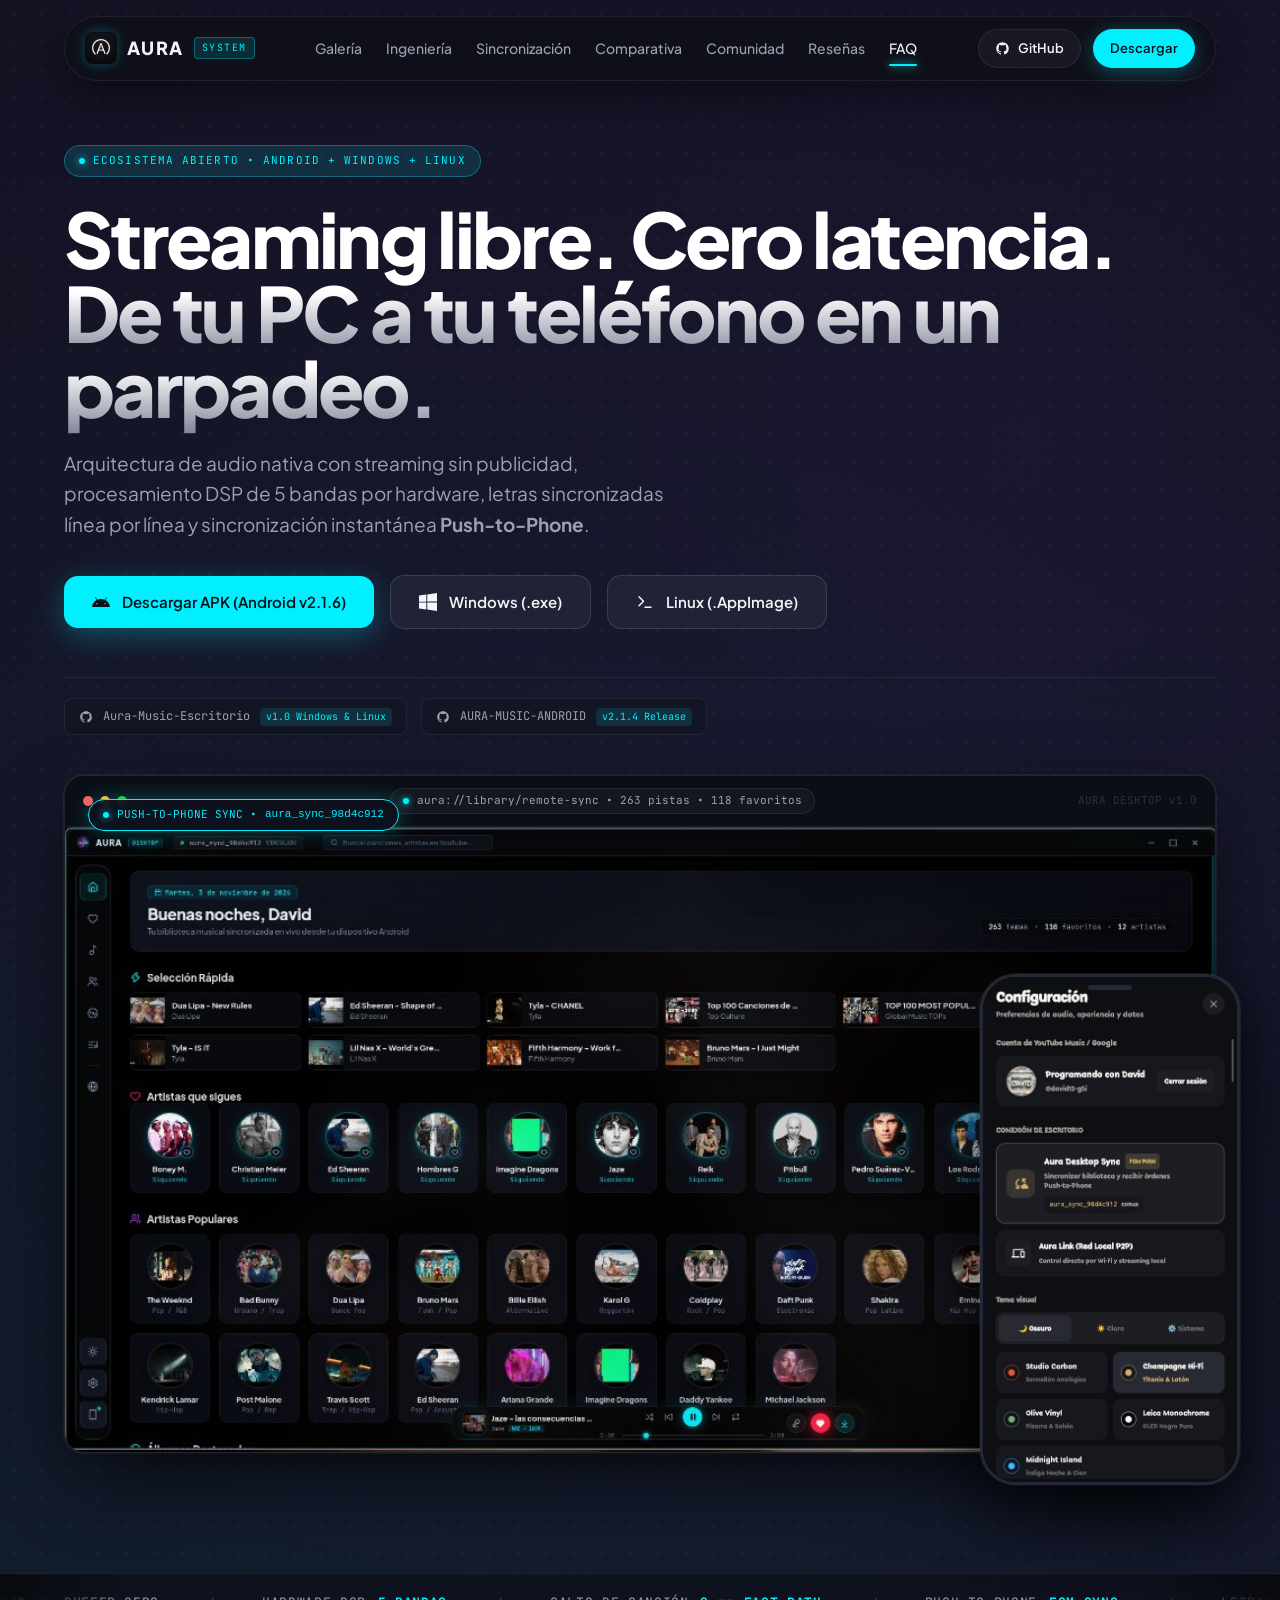
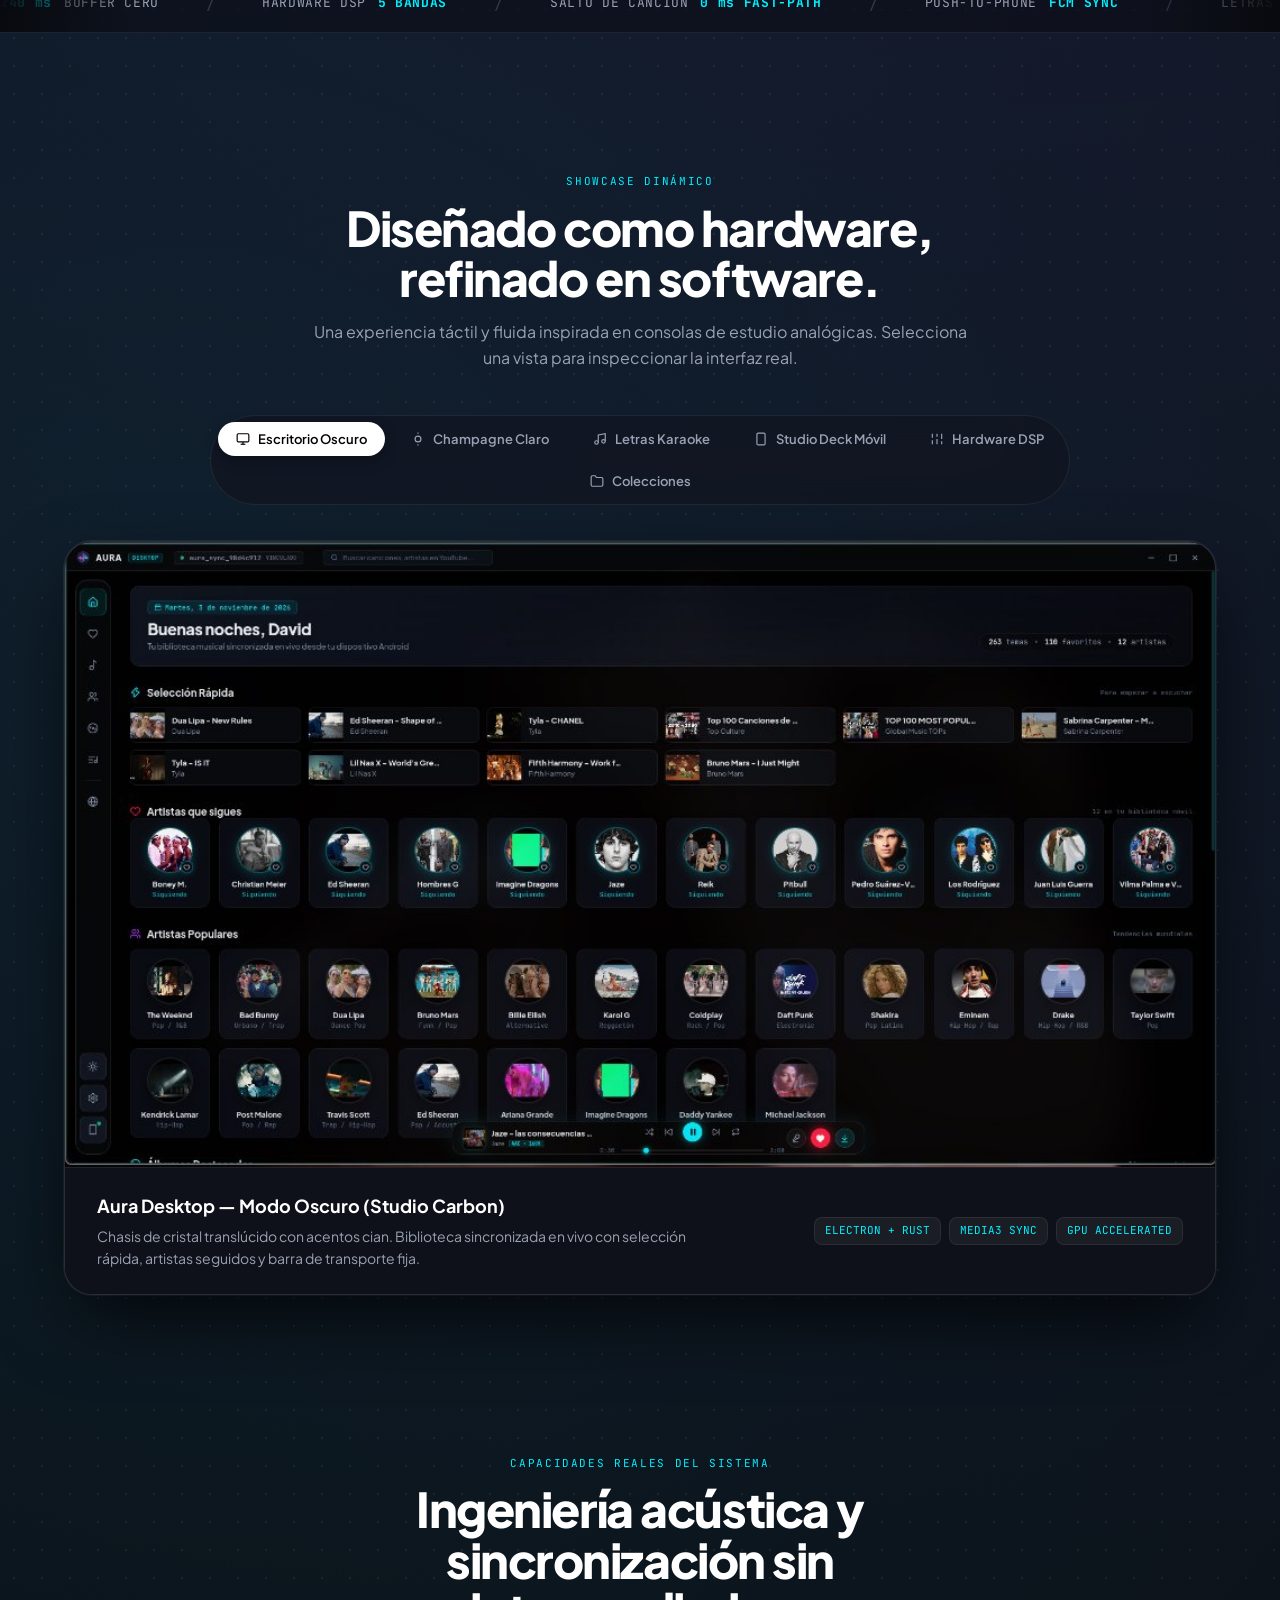
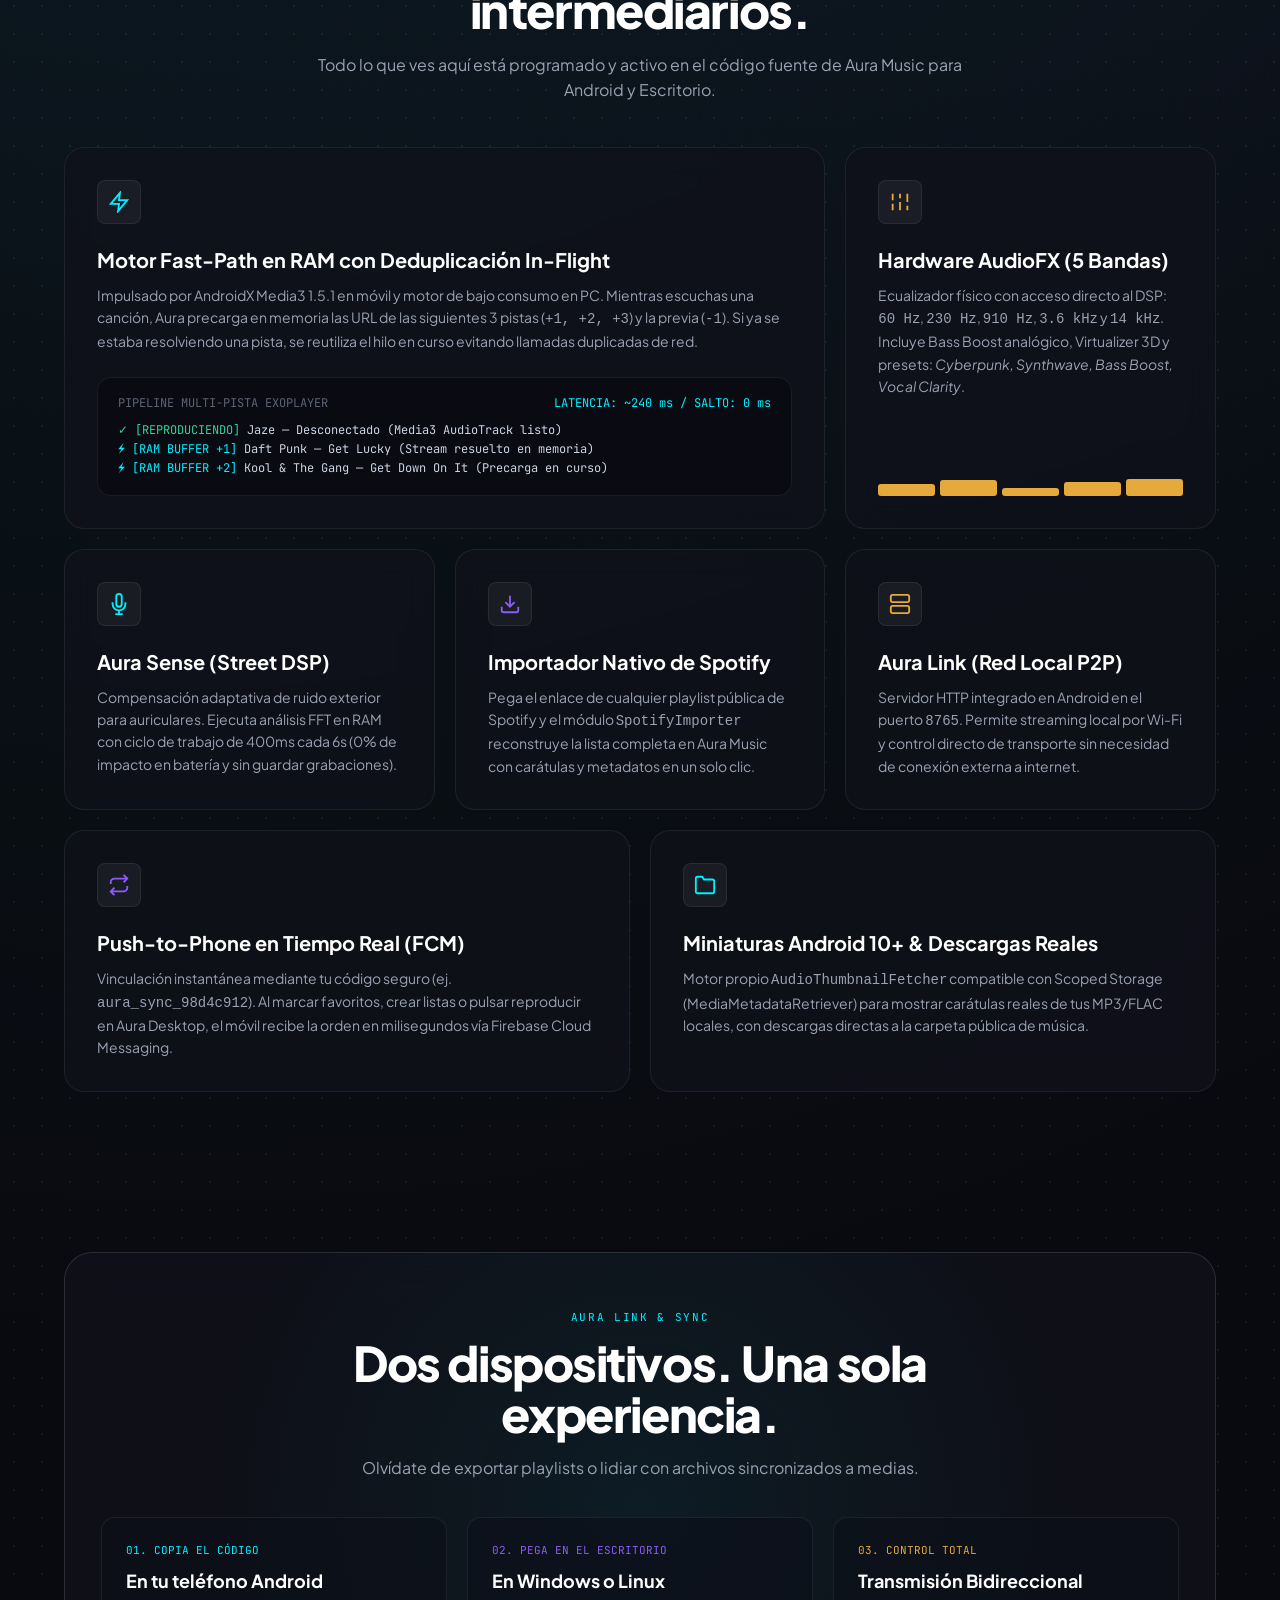
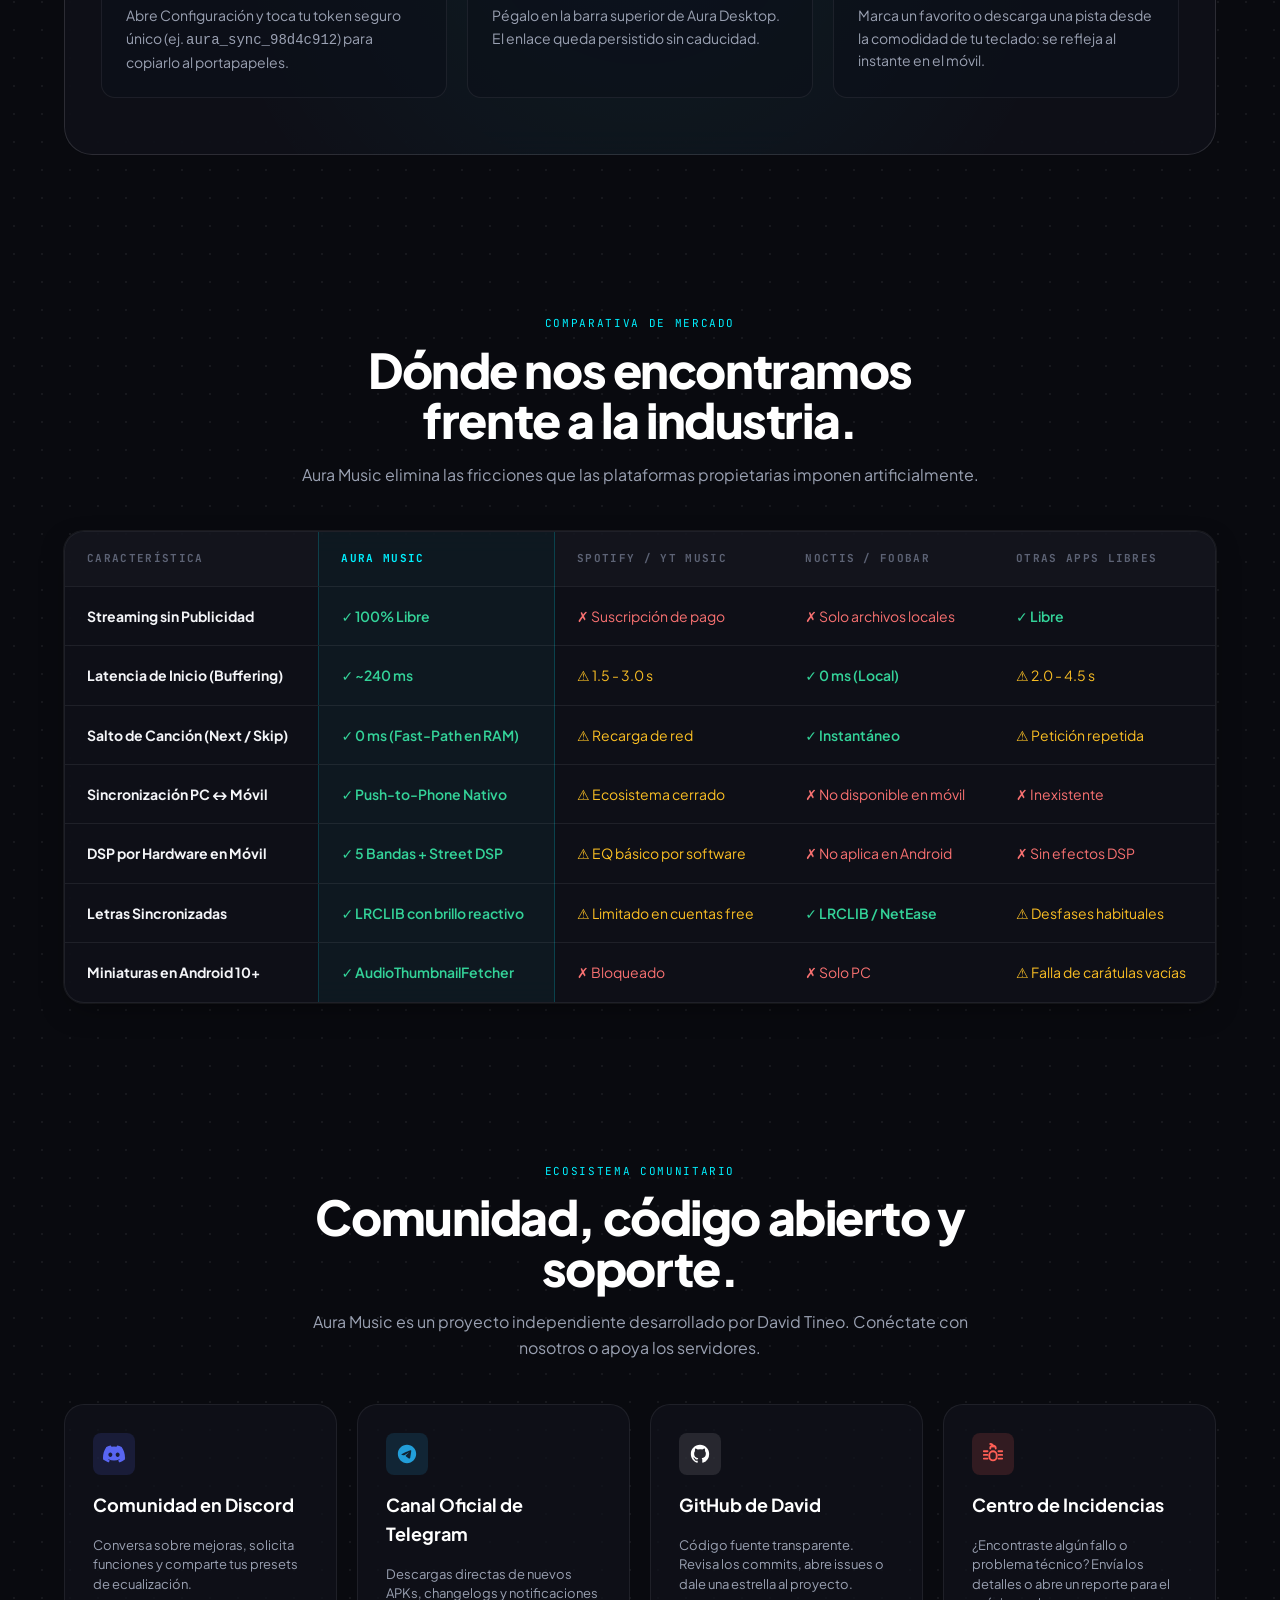
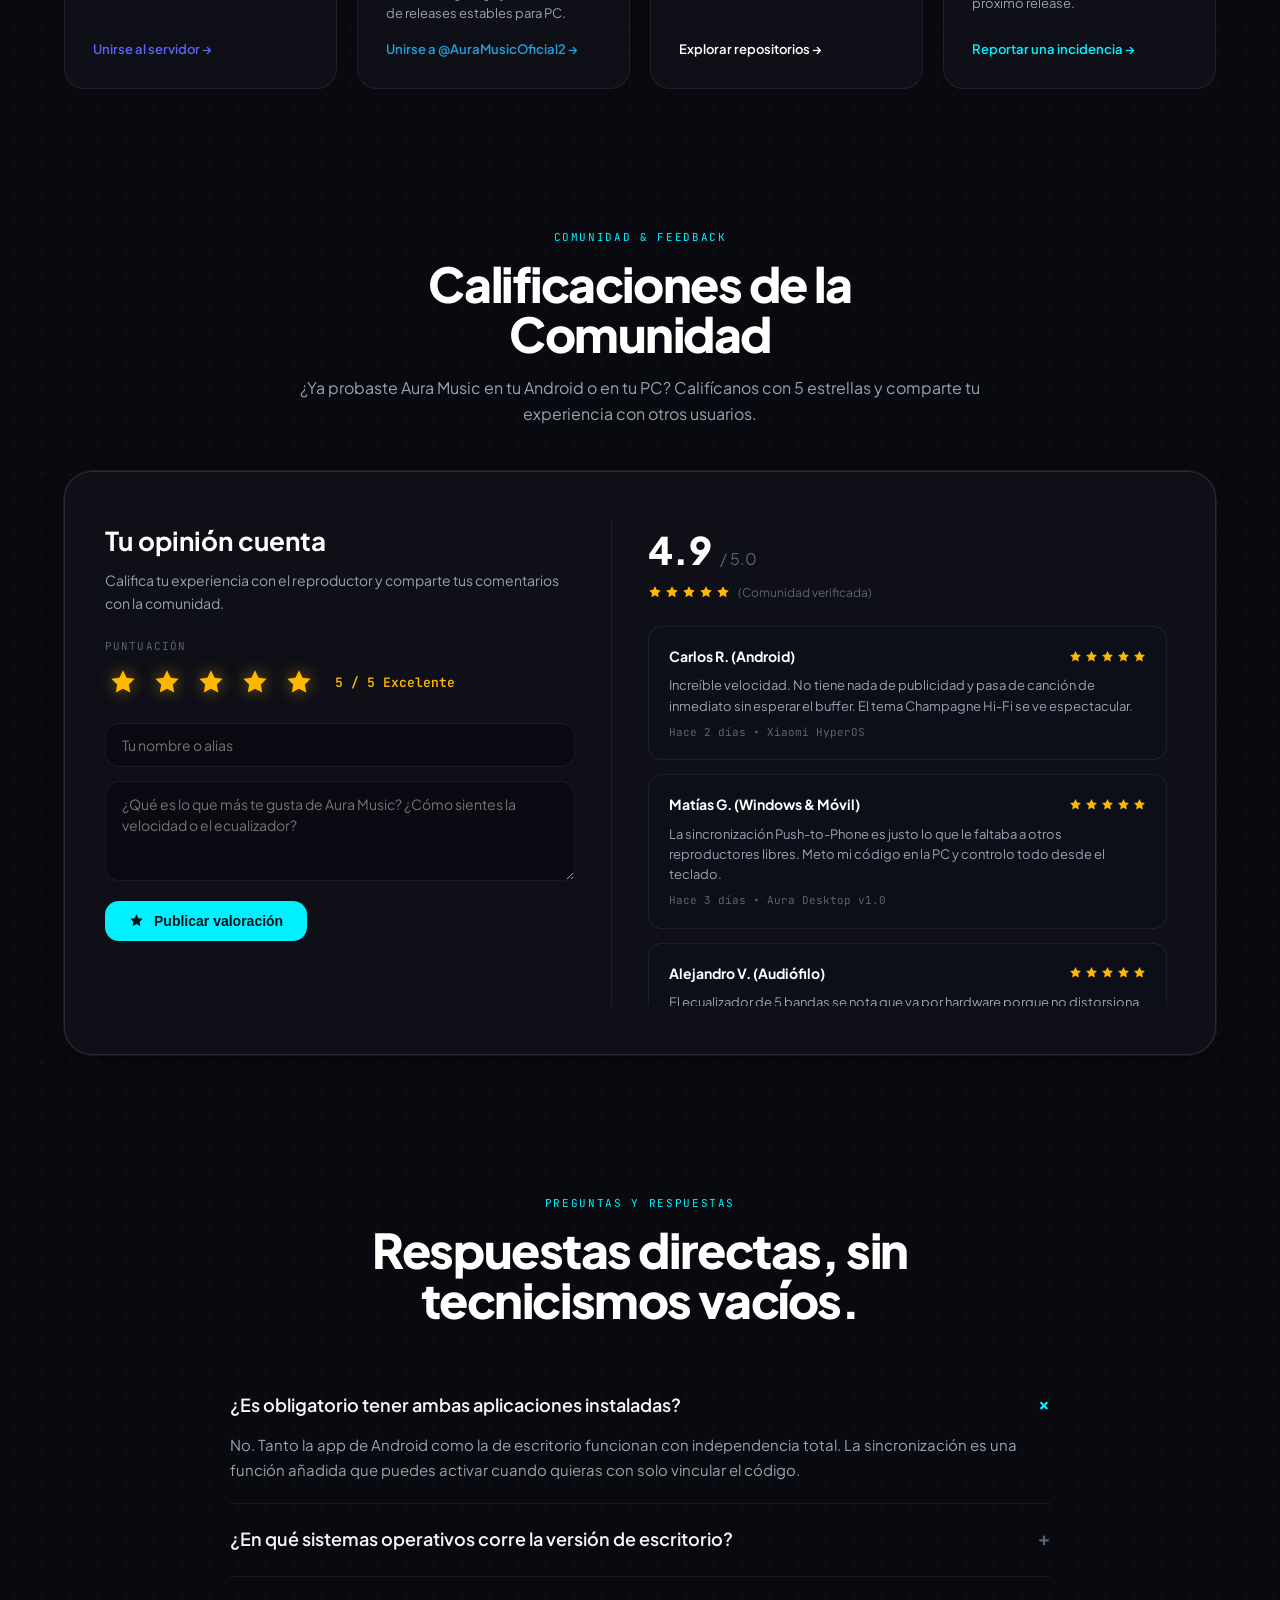
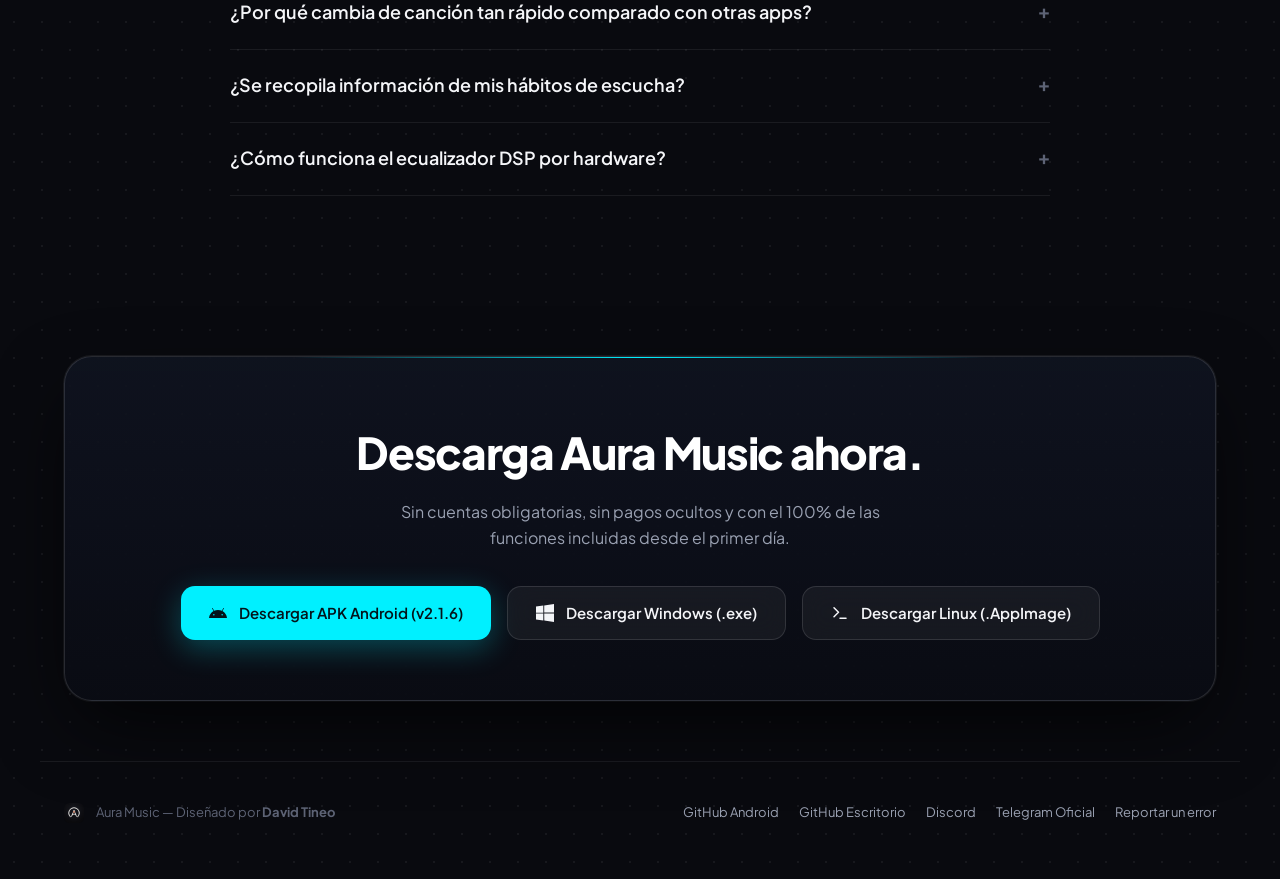
<file: index.html>
<!DOCTYPE html>
<html lang="es">
<head>
  <meta charset="UTF-8">
  <meta name="viewport" content="width=device-width, initial-scale=1.0">
  <title>Aura Music — Reproductor de Audio Nativo para Android, Windows y Linux</title>
  <meta name="description" content="Reproductor de audio de alta fidelidad, streaming libre sin anuncios, ecualizador DSP por hardware, letras sincronizadas y sincronización remota Push-to-Phone.">
  <meta name="theme-color" content="#090a0f">

  <!-- Open Graph / Rich Embed for Discord & Telegram -->
  <meta property="og:title" content="Aura Music — Ecosistema de Audio Nativo">
  <meta property="og:description" content="Reproductor de audio libre y de alta fidelidad. 0ms Fast-Path RAM Buffer, 5 bandas DSP por hardware y sincronización Push-to-Phone entre PC y Android.">
  <meta property="og:image" content="https://respaldoperez348-rgb.github.io/aura-music-web/assets/img/aura_promo_banner.jpg">
  <meta property="og:type" content="website">
  <meta name="twitter:card" content="summary_large_image">
  <meta name="twitter:title" content="Aura Music — Audio Engine">
  <meta name="twitter:description" content="Reproductor de audio libre. 0ms Fast-Path RAM Buffer, 5 bandas DSP por hardware y sincronización PC ⇄ Móvil.">
  <meta name="twitter:image" content="https://respaldoperez348-rgb.github.io/aura-music-web/assets/img/aura_promo_banner.jpg">

  <!-- Favicon -->
  <link rel="icon" type="image/png" href="assets/img/logo.png">

  <!-- Typography: Plus Jakarta Sans & JetBrains Mono -->
  <link rel="preconnect" href="https://fonts.googleapis.com">
  <link rel="preconnect" href="https://fonts.gstatic.com" crossorigin>
  <link href="https://fonts.googleapis.com/css2?family=JetBrains+Mono:ital,wght@0,400;0,500;0,700;1,400&family=Plus+Jakarta+Sans:wght@400;500;600;700;800&display=swap" rel="stylesheet">

  <!-- CSS -->
  <link rel="stylesheet" href="css/styles.css">

  <!-- Scripts -->
  <script src="js/script.js" defer></script>
</head>
<body>

  <!-- ==========================================================================
       Floating Island Navigation
       ========================================================================== -->
  <header class="site-header">
    <div class="header-container">
      <a href="#" class="brand-badge">
        <img src="assets/img/logo.png" alt="Aura Logo" />
        <span class="brand-name">AURA</span>
        <span class="brand-tag">SYSTEM</span>
      </a>

      <nav class="nav-links">
        <a href="#showcase">Galería</a>
        <a href="#arquitectura">Ingeniería</a>
        <a href="#sync">Sincronización</a>
        <a href="#comparativa">Comparativa</a>
        <a href="#comunidad">Comunidad</a>
        <a href="#resenas">Reseñas</a>
        <a href="#faq">FAQ</a>
      </nav>

      <div class="nav-controls">
        <a href="https://github.com/respaldoperez348-rgb" target="_blank" rel="noopener" class="btn-pill" title="GitHub de David Tineo">
          <svg width="15" height="15" viewBox="0 0 24 24" fill="currentColor">
            <path fill-rule="evenodd" clip-rule="evenodd" d="M12 2C6.477 2 2 6.484 2 12.017c0 4.425 2.865 8.18 6.839 9.504.5.092.682-.217.682-.483 0-.237-.008-.868-.013-1.703-2.782.605-3.369-1.343-3.369-1.343-.454-1.158-1.11-1.466-1.11-1.466-.908-.62.069-.608.069-.608 1.003.07 1.53 1.032 1.53 1.032.892 1.53 2.341 1.088 2.91.832.092-.647.35-1.088.636-1.338-2.22-.253-4.555-1.113-4.555-4.951 0-1.093.39-1.988 1.029-2.688-.103-.253-.446-1.272.098-2.65 0 0 .84-.27 2.75 1.026A9.564 9.564 0 0112 6.844c.85.004 1.705.115 2.504.337 1.909-1.296 2.747-1.027 2.747-1.027.546 1.379.202 2.398.1 2.651.64.7 1.028 1.595 1.028 2.688 0 3.848-2.339 4.695-4.566 4.943.359.309.678.92.678 1.855 0 1.338-.012 2.419-.012 2.747 0 .268.18.58.688.482A10.019 10.019 0 0022 12.017C22 6.484 17.522 2 12 2z"></path>
          </svg>
          <span>GitHub</span>
        </a>
        <a href="#descargas" class="btn-pill cyan">
          Descargar
        </a>
      </div>
    </div>
  </header>

  <!-- ==========================================================================
       Hero Section (Clean Editorial Split)
       ========================================================================== -->
  <section class="hero-wrapper">
    <div class="hero-pill-badge">
      <span class="live-indicator-dot"></span>
      Ecosistema Abierto • Android + Windows + Linux
    </div>

    <h1 class="hero-title">
      Streaming libre. Cero latencia.<br/>
      <span class="text-muted-gradient">De tu PC a tu teléfono en un parpadeo.</span>
    </h1>

    <p class="hero-subtitle">
      Arquitectura de audio nativa con streaming sin publicidad, procesamiento DSP de 5 bandas por hardware, letras sincronizadas línea por línea y sincronización instantánea <strong>Push-to-Phone</strong>.
    </p>

    <div class="hero-cta-group">
      <a class="hero-cta-btn cyan-solid" href="https://github.com/respaldoperez348-rgb/AURA-MUSIC-ANDROID/releases/download/v2.1.6/AuraMusic-v2.1.6.apk" title="Descarga directa del instalador APK para Android">
        <svg width="18" height="18" viewBox="0 0 24 24" fill="currentColor">
          <path d="M17.523 15.3414c-.5511 0-.9993-.4486-.9993-.9997s.4482-.9993.9993-.9993c.551 0 .9993.4482.9993.9993.0001.5511-.4483.9997-.9993.9997m-11.046 0c-.5511 0-.9993-.4486-.9993-.9997s.4482-.9993.9993-.9993c.5511 0 .9993.4482.9993.9993 0 .5511-.4482.9997-.9993.9997m11.4045-6.02l1.9973-3.4592a.416.416 0 00-.1523-.5676.416.416 0 00-.5676.1523l-2.0223 3.503C15.5894 8.4026 13.8567 8 12 8s-3.5894.4026-5.1366.9499L4.8411 5.4469a.4166.4166 0 00-.5677-.1523.4157.4157 0 00-.1522.5676l1.9973 3.4592C2.6889 11.1867.3432 14.6589 0 18.761h24c-.3432-4.1021-2.6889-7.5743-6.1185-9.4396"/>
        </svg>
        <span>Descargar APK (Android v2.1.6)</span>
      </a>

      <a class="hero-cta-btn glass-dark" href="https://github.com/respaldoperez348-rgb/Aura-Music-Escritorio/releases/download/v1.0.0/Aura-Music-1.0.0.exe" title="Instalador oficial para Windows 10 y 11">
        <svg width="18" height="18" viewBox="0 0 24 24" fill="currentColor">
          <path d="M0 3.449L9.75 2.1v9.451H0m10.949-9.602L24 0v11.401H10.949M0 12.6h9.75v9.451L0 20.699M10.949 12.6H24V24l-12.951-1.849"/>
        </svg>
        <span>Windows (.exe)</span>
      </a>

      <a class="hero-cta-btn glass-dark" href="https://github.com/respaldoperez348-rgb/Aura-Music-Escritorio/releases/download/v1.0.0/Aura-Music-1.0.0.AppImage" title="Ejecutable universal AppImage para cualquier distribución Linux">
        <svg width="18" height="18" viewBox="0 0 24 24" fill="none" stroke="currentColor" stroke-width="2" stroke-linecap="round" stroke-linejoin="round">
          <polyline points="4 17 10 11 4 5"/>
          <line x1="12" y1="19" x2="20" y2="19"/>
        </svg>
        <span>Linux (.AppImage)</span>
      </a>
    </div>

    <!-- Dual Repositories Highlight Strip -->
    <div class="repo-pills-row">
      <a href="https://github.com/respaldoperez348-rgb/Aura-Music-Escritorio" target="_blank" rel="noopener" class="repo-pill-item">
        <svg width="14" height="14" viewBox="0 0 24 24" fill="currentColor"><path fill-rule="evenodd" clip-rule="evenodd" d="M12 2C6.477 2 2 6.484 2 12.017c0 4.425 2.865 8.18 6.839 9.504.5.092.682-.217.682-.483 0-.237-.008-.868-.013-1.703-2.782.605-3.369-1.343-3.369-1.343-.454-1.158-1.11-1.466-1.11-1.466-.908-.62.069-.608.069-.608 1.003.07 1.53 1.032 1.53 1.032.892 1.53 2.341 1.088 2.91.832.092-.647.35-1.088.636-1.338-2.22-.253-4.555-1.113-4.555-4.951 0-1.093.39-1.988 1.029-2.688-.103-.253-.446-1.272.098-2.65 0 0 .84-.27 2.75 1.026A9.564 9.564 0 0112 6.844c.85.004 1.705.115 2.504.337 1.909-1.296 2.747-1.027 2.747-1.027.546 1.379.202 2.398.1 2.651.64.7 1.028 1.595 1.028 2.688 0 3.848-2.339 4.695-4.566 4.943.359.309.678.92.678 1.855 0 1.338-.012 2.419-.012 2.747 0 .268.18.58.688.482A10.019 10.019 0 0022 12.017C22 6.484 17.522 2 12 2z"></path></svg>
        <span>Aura-Music-Escritorio</span>
        <span class="repo-tag">v1.0 Windows & Linux</span>
      </a>

      <a href="https://github.com/respaldoperez348-rgb/AURA-MUSIC-ANDROID" target="_blank" rel="noopener" class="repo-pill-item">
        <svg width="14" height="14" viewBox="0 0 24 24" fill="currentColor"><path fill-rule="evenodd" clip-rule="evenodd" d="M12 2C6.477 2 2 6.484 2 12.017c0 4.425 2.865 8.18 6.839 9.504.5.092.682-.217.682-.483 0-.237-.008-.868-.013-1.703-2.782.605-3.369-1.343-3.369-1.343-.454-1.158-1.11-1.466-1.11-1.466-.908-.62.069-.608.069-.608 1.003.07 1.53 1.032 1.53 1.032.892 1.53 2.341 1.088 2.91.832.092-.647.35-1.088.636-1.338-2.22-.253-4.555-1.113-4.555-4.951 0-1.093.39-1.988 1.029-2.688-.103-.253-.446-1.272.098-2.65 0 0 .84-.27 2.75 1.026A9.564 9.564 0 0112 6.844c.85.004 1.705.115 2.504.337 1.909-1.296 2.747-1.027 2.747-1.027.546 1.379.202 2.398.1 2.651.64.7 1.028 1.595 1.028 2.688 0 3.848-2.339 4.695-4.566 4.943.359.309.678.92.678 1.855 0 1.338-.012 2.419-.012 2.747 0 .268.18.58.688.482A10.019 10.019 0 0022 12.017C22 6.484 17.522 2 12 2z"></path></svg>
        <span>AURA-MUSIC-ANDROID</span>
        <span class="repo-tag">v2.1.4 Release</span>
      </a>
    </div>

    <!-- Realistic Stage: Desktop Window + Android Phone Chassis -->
    <div class="hero-stage">
      <div class="sync-packet-badge">
        <span class="live-indicator-dot"></span>
        PUSH-TO-PHONE SYNC • <code>aura_sync_98d4c912</code>
      </div>

      <div class="mockup-desktop-chassis">
        <div class="window-titlebar">
          <div class="titlebar-controls">
            <span class="titlebar-dot close"></span>
            <span class="titlebar-dot min"></span>
            <span class="titlebar-dot max"></span>
          </div>
          <div class="titlebar-address-chip">
            <span class="live-dot"></span>
            <span>aura://library/remote-sync • 263 pistas • 118 favoritos</span>
          </div>
          <span style="opacity: 0.4;">AURA DESKTOP v1.0</span>
        </div>
        <img src="assets/img/desktop_dark.jpg" alt="Aura Desktop Interface en Modo Oscuro" class="mockup-desktop-img" />
      </div>

      <!-- Overlapping Physical Phone Frame -->
      <div class="mockup-mobile-chassis">
        <div class="phone-speaker-island"></div>
        <img src="assets/img/android_player.jpg" alt="Aura Music Android Player View" class="mockup-mobile-img" />
      </div>
    </div>
  </section>

  <!-- ==========================================================================
       Infinite Specs Ticker (Noctis style)
       ========================================================================== -->
  <div class="specs-marquee-section">
    <div class="specs-marquee-track">
      <div class="spec-chip"><span class="num-accent">240 ms</span> BUFFER CERO</div>
      <span class="spec-divider">/</span>
      <div class="spec-chip">HARDWARE DSP <span class="num-accent">5 BANDAS</span></div>
      <span class="spec-divider">/</span>
      <div class="spec-chip">SALTO DE CANCIÓN <span class="num-accent">0 ms FAST-PATH</span></div>
      <span class="spec-divider">/</span>
      <div class="spec-chip">PUSH-TO-PHONE <span class="num-accent">FCM SYNC</span></div>
      <span class="spec-divider">/</span>
      <div class="spec-chip">LETRAS KARAOKE <span class="num-accent">LRCLIB</span></div>
      <span class="spec-divider">/</span>
      <div class="spec-chip">MINIATURAS LOCALES <span class="num-accent">ANDROID 10+</span></div>
      <span class="spec-divider">/</span>
      <div class="spec-chip">100% LIBRE <span class="num-accent">CERO PUBLICIDAD</span></div>
      <span class="spec-divider">/</span>
      <div class="spec-chip">STREET DSP <span class="num-accent">FFT UNMASKING</span></div>
      <span class="spec-divider">/</span>
      <div class="spec-chip">5 TEMAS DE AUTOR <span class="num-accent">OLED & HI-FI</span></div>
      <span class="spec-divider">/</span>

      <!-- Duplicate for infinite seamless scroll -->
      <div class="spec-chip"><span class="num-accent">240 ms</span> BUFFER CERO</div>
      <span class="spec-divider">/</span>
      <div class="spec-chip">HARDWARE DSP <span class="num-accent">5 BANDAS</span></div>
      <span class="spec-divider">/</span>
      <div class="spec-chip">SALTO DE CANCIÓN <span class="num-accent">0 ms FAST-PATH</span></div>
      <span class="spec-divider">/</span>
      <div class="spec-chip">PUSH-TO-PHONE <span class="num-accent">FCM SYNC</span></div>
      <span class="spec-divider">/</span>
      <div class="spec-chip">LETRAS KARAOKE <span class="num-accent">LRCLIB</span></div>
      <span class="spec-divider">/</span>
      <div class="spec-chip">MINIATURAS LOCALES <span class="num-accent">ANDROID 10+</span></div>
      <span class="spec-divider">/</span>
      <div class="spec-chip">100% LIBRE <span class="num-accent">CERO PUBLICIDAD</span></div>
      <span class="spec-divider">/</span>
      <div class="spec-chip">STREET DSP <span class="num-accent">FFT UNMASKING</span></div>
      <span class="spec-divider">/</span>
      <div class="spec-chip">5 TEMAS DE AUTOR <span class="num-accent">OLED & HI-FI</span></div>
      <span class="spec-divider">/</span>
    </div>
  </div>

  <!-- ==========================================================================
       Interactive Showcase (Segmented Control Viewport)
       ========================================================================== -->
  <section id="showcase" class="section-container">
    <div class="section-header">
      <div class="section-label">Showcase Dinámico</div>
      <h2 class="section-heading">Diseñado como hardware, refinado en software.</h2>
      <p class="section-description">Una experiencia táctil y fluida inspirada en consolas de estudio analógicas. Selecciona una vista para inspeccionar la interfaz real.</p>
    </div>

    <!-- Segmented Control Bar -->
    <div class="segmented-control-bar">
      <button class="segment-btn active" data-slide="slide-desktop-dark">
        <svg width="14" height="14" viewBox="0 0 24 24" fill="none" stroke="currentColor" stroke-width="2"><rect x="2" y="3" width="20" height="14" rx="2"/><line x1="8" y1="21" x2="16" y2="21"/><line x1="12" y1="17" x2="12" y2="21"/></svg>
        Escritorio Oscuro
      </button>
      <button class="segment-btn" data-slide="slide-desktop-light">
        <svg width="14" height="14" viewBox="0 0 24 24" fill="none" stroke="currentColor" stroke-width="2"><circle cx="12" cy="12" r="5"/><line x1="12" y1="1" x2="12" y2="3"/><line x1="12" y1="21" x2="12" y2="23"/></svg>
        Champagne Claro
      </button>
      <button class="segment-btn" data-slide="slide-lyrics">
        <svg width="14" height="14" viewBox="0 0 24 24" fill="none" stroke="currentColor" stroke-width="2"><path d="M9 18V5l12-2v13"/><circle cx="6" cy="18" r="3"/><circle cx="18" cy="16" r="3"/></svg>
        Letras Karaoke
      </button>
      <button class="segment-btn" data-slide="slide-mobile-player">
        <svg width="14" height="14" viewBox="0 0 24 24" fill="none" stroke="currentColor" stroke-width="2"><rect x="5" y="2" width="14" height="20" rx="2"/><line x1="12" y1="18" x2="12.01" y2="18"/></svg>
        Studio Deck Móvil
      </button>
      <button class="segment-btn" data-slide="slide-mobile-dsp">
        <svg width="14" height="14" viewBox="0 0 24 24" fill="none" stroke="currentColor" stroke-width="2"><line x1="4" y1="21" x2="4" y2="14"/><line x1="4" y1="10" x2="4" y2="3"/><line x1="12" y1="21" x2="12" y2="12"/><line x1="12" y1="8" x2="12" y2="3"/><line x1="20" y1="21" x2="20" y2="16"/><line x1="20" y1="12" x2="20" y2="3"/></svg>
        Hardware DSP
      </button>
      <button class="segment-btn" data-slide="slide-mobile-library">
        <svg width="14" height="14" viewBox="0 0 24 24" fill="none" stroke="currentColor" stroke-width="2"><path d="M22 19a2 2 0 0 1-2 2H4a2 2 0 0 1-2-2V5a2 2 0 0 1 2-2h5l2 3h9a2 2 0 0 1 2 2z"/></svg>
        Colecciones
      </button>
    </div>

    <!-- Showcase Stage Frame -->
    <div class="showcase-stage-card">
      <div class="showcase-display-area">
        <div id="slide-desktop-dark" class="showcase-slide active">
          <img src="assets/img/desktop_dark.jpg" alt="Aura Desktop Modo Oscuro Studio Carbon" />
        </div>
        <div id="slide-desktop-light" class="showcase-slide">
          <img src="assets/img/desktop_light.jpg" alt="Aura Desktop Modo Claro Champagne Hi-Fi" />
        </div>
        <div id="slide-lyrics" class="showcase-slide">
          <img src="assets/img/desktop_lyrics.jpg" alt="Aura Desktop Karaoke Synced Lyrics" />
        </div>
        <div id="slide-mobile-player" class="showcase-slide">
          <img src="assets/img/android_player.jpg" alt="Aura Mobile Studio Deck Player" />
        </div>
        <div id="slide-mobile-dsp" class="showcase-slide">
          <img src="assets/img/android_dsp.jpg" alt="Aura Mobile Hardware DSP Equalizer" />
        </div>
        <div id="slide-mobile-library" class="showcase-slide">
          <img src="assets/img/android_library.jpg" alt="Aura Mobile Library Collections" />
        </div>
      </div>

      <!-- Contextual Meta Bar -->
      <div class="showcase-meta-bar" data-meta="slide-desktop-dark">
        <div>
          <div class="meta-title">Aura Desktop — Modo Oscuro (Studio Carbon)</div>
          <p class="meta-desc">Chasis de cristal translúcido con acentos cian. Biblioteca sincronizada en vivo con selección rápida, artistas seguidos y barra de transporte fija.</p>
        </div>
        <div class="meta-badges-row">
          <span class="tech-spec-tag">ELECTRON + RUST</span>
          <span class="tech-spec-tag">MEDIA3 SYNC</span>
          <span class="tech-spec-tag">GPU ACCELERATED</span>
        </div>
      </div>

      <div class="showcase-meta-bar" data-meta="slide-desktop-light" style="display: none;">
        <div>
          <div class="meta-title">Aura Desktop — Modo Claro (Champagne Hi-Fi)</div>
          <p class="meta-desc">Inspirado en tornamesas y preamplificadores vintage de latón y titanio. Contraste óptico optimizado para espacios iluminados.</p>
        </div>
        <div class="meta-badges-row">
          <span class="tech-spec-tag">ALTO CONTRASTE</span>
          <span class="tech-spec-tag">FROSTED GLASS</span>
        </div>
      </div>

      <div class="showcase-meta-bar" data-meta="slide-lyrics" style="display: none;">
        <div>
          <div class="meta-title">Karaoke en Tiempo Real con Resplandor Neón</div>
          <p class="meta-desc">Integración bidireccional con LRCLIB. La línea vocal activa resplandece en cian mientras las demás líneas mantienen desenfoque de foco.</p>
        </div>
        <div class="meta-badges-row">
          <span class="tech-spec-tag">LRCLIB API</span>
          <span class="tech-spec-tag">CACHÉ OFFLINE</span>
        </div>
      </div>

      <div class="showcase-meta-bar" data-meta="slide-mobile-player" style="display: none;">
        <div>
          <div class="meta-title">Studio Deck — Reproductor de Hardware en Android</div>
          <p class="meta-desc">Diseño editorial con carátula en alta definición, barra de scrub analógica, controles táctiles y modal expansivo sin pérdida de fotogramas.</p>
        </div>
        <div class="meta-badges-row">
          <span class="tech-spec-tag">JETPACK COMPOSE</span>
          <span class="tech-spec-tag">MATERIAL 3</span>
        </div>
      </div>

      <div class="showcase-meta-bar" data-meta="slide-mobile-dsp" style="display: none;">
        <div>
          <div class="meta-title">Hardware DSP & Street DSP (Aura Sense)</div>
          <p class="meta-desc">Acceso directo a los procesadores de señal del sistema Android. 5 bandas de EQ, Bass Boost físico y análisis FFT en RAM para compensar ruido ambiental.</p>
        </div>
        <div class="meta-badges-row">
          <span class="tech-spec-tag">ANDROID AUDIOFX</span>
          <span class="tech-spec-tag">FFT EN RAM</span>
        </div>
      </div>

      <div class="showcase-meta-bar" data-meta="slide-mobile-library" style="display: none;">
        <div>
          <div class="meta-title">Colecciones y Almacenamiento Local Seguro</div>
          <p class="meta-desc">Extracción nativa de carátulas para Android 10+ mediante Scoped Storage y Coil Fetcher. Gestión unificada de pistas descargadas y favoritos.</p>
        </div>
        <div class="meta-badges-row">
          <span class="tech-spec-tag">SCOPED STORAGE</span>
          <span class="tech-spec-tag">SQLITE LOCAL</span>
        </div>
      </div>
    </div>
  </section>

  <!-- ==========================================================================
       Bento Grid — Core Engineering Pillars (Real Implemented Architecture)
       ========================================================================== -->
  <section id="arquitectura" class="section-container">
    <div class="section-header">
      <div class="section-label">Capacidades Reales del Sistema</div>
      <h2 class="section-heading">Ingeniería acústica y sincronización sin intermediarios.</h2>
      <p class="section-description">Todo lo que ves aquí está programado y activo en el código fuente de Aura Music para Android y Escritorio.</p>
    </div>

    <div class="bento-grid">
      <!-- Card 1: Fast-Path Audio Engine (Col 8) -->
      <div class="bento-card col-8">
        <div class="bento-icon-box">
          <svg width="22" height="22" viewBox="0 0 24 24" fill="none" stroke="currentColor" stroke-width="2"><polygon points="13 2 3 14 12 14 11 22 21 10 12 10 13 2"/></svg>
        </div>
        <h3>Motor Fast-Path en RAM con Deduplicación In-Flight</h3>
        <p>Impulsado por AndroidX Media3 1.5.1 en móvil y motor de bajo consumo en PC. Mientras escuchas una canción, Aura precarga en memoria las URL de las siguientes 3 pistas (<code>+1, +2, +3</code>) y la previa (<code>-1</code>). Si ya se estaba resolviendo una pista, se reutiliza el hilo en curso evitando llamadas duplicadas de red.</p>
        
        <div class="bento-interactive-preview">
          <div style="display: flex; justify-content: space-between; color: var(--text-tertiary); margin-bottom: 8px;">
            <span>PIPELINE MULTI-PISTA EXOPLAYER</span>
            <span style="color: var(--cyan);">LATENCIA: ~240 ms / SALTO: 0 ms</span>
          </div>
          <div style="color: #ccd4e4; line-height: 1.6;">
            <span style="color: #34d399;">✓ [REPRODUCIENDO]</span> Jaze — Desconectado (Media3 AudioTrack listo)<br/>
            <span style="color: var(--cyan);">⚡ [RAM BUFFER +1]</span> Daft Punk — Get Lucky (Stream resuelto en memoria)<br/>
            <span style="color: var(--cyan);">⚡ [RAM BUFFER +2]</span> Kool & The Gang — Get Down On It (Precarga en curso)
          </div>
        </div>
      </div>

      <!-- Card 2: Hardware DSP (Col 4) -->
      <div class="bento-card col-4">
        <div class="bento-icon-box amber">
          <svg width="22" height="22" viewBox="0 0 24 24" fill="none" stroke="currentColor" stroke-width="2"><line x1="4" y1="21" x2="4" y2="14"/><line x1="4" y1="10" x2="4" y2="3"/><line x1="12" y1="21" x2="12" y2="12"/><line x1="12" y1="8" x2="12" y2="3"/><line x1="20" y1="21" x2="20" y2="16"/><line x1="20" y1="12" x2="20" y2="3"/></svg>
        </div>
        <h3>Hardware AudioFX (5 Bandas)</h3>
        <p>Ecualizador físico con acceso directo al DSP: <code>60 Hz</code>, <code>230 Hz</code>, <code>910 Hz</code>, <code>3.6 kHz</code> y <code>14 kHz</code>. Incluye Bass Boost analógico, Virtualizer 3D y presets: <em>Cyberpunk, Synthwave, Bass Boost, Vocal Clarity</em>.</p>
        
        <div style="margin-top: auto; padding-top: 20px; display: flex; gap: 5px; align-items: flex-end; height: 38px;">
          <span style="flex:1; height:65%; background:var(--amber); border-radius:3px;"></span>
          <span style="flex:1; height:85%; background:var(--amber); border-radius:3px;"></span>
          <span style="flex:1; height:45%; background:var(--amber); border-radius:3px;"></span>
          <span style="flex:1; height:75%; background:var(--amber); border-radius:3px;"></span>
          <span style="flex:1; height:95%; background:var(--amber); border-radius:3px;"></span>
        </div>
      </div>

      <!-- Card 3: Street DSP (Aura Sense) (Col 4) -->
      <div class="bento-card col-4">
        <div class="bento-icon-box">
          <svg width="22" height="22" viewBox="0 0 24 24" fill="none" stroke="currentColor" stroke-width="2"><path d="M12 1a3 3 0 0 0-3 3v8a3 3 0 0 0 6 0V4a3 3 0 0 0-3-3z"/><path d="M19 10v2a7 7 0 0 1-14 0v-2"/><line x1="12" y1="19" x2="12" y2="23"/><line x1="8" y1="23" x2="16" y2="23"/></svg>
        </div>
        <h3>Aura Sense (Street DSP)</h3>
        <p>Compensación adaptativa de ruido exterior para auriculares. Ejecuta análisis FFT en RAM con ciclo de trabajo de 400ms cada 6s (0% de impacto en batería y sin guardar grabaciones).</p>
      </div>

      <!-- Card 4: Importador de Spotify (Col 4) -->
      <div class="bento-card col-4">
        <div class="bento-icon-box purple">
          <svg width="22" height="22" viewBox="0 0 24 24" fill="none" stroke="currentColor" stroke-width="2"><path d="M21 15v4a2 2 0 0 1-2 2H5a2 2 0 0 1-2-2v-4"/><polyline points="7 10 12 15 17 10"/><line x1="12" y1="15" x2="12" y2="3"/></svg>
        </div>
        <h3>Importador Nativo de Spotify</h3>
        <p>Pega el enlace de cualquier playlist pública de Spotify y el módulo <code>SpotifyImporter</code> reconstruye la lista completa en Aura Music con carátulas y metadatos en un solo clic.</p>
      </div>

      <!-- Card 5: Aura Link P2P (Col 4) -->
      <div class="bento-card col-4">
        <div class="bento-icon-box amber">
          <svg width="22" height="22" viewBox="0 0 24 24" fill="none" stroke="currentColor" stroke-width="2"><rect x="2" y="2" width="20" height="8" rx="2" ry="2"/><rect x="2" y="14" width="20" height="8" rx="2" ry="2"/><line x1="6" y1="6" x2="6.01" y2="6"/><line x1="6" y1="18" x2="6.01" y2="18"/></svg>
        </div>
        <h3>Aura Link (Red Local P2P)</h3>
        <p>Servidor HTTP integrado en Android en el puerto <code>8765</code>. Permite streaming local por Wi-Fi y control directo de transporte sin necesidad de conexión externa a internet.</p>
      </div>

      <!-- Card 6: Push-to-Phone Sync (Col 6) -->
      <div class="bento-card col-6">
        <div class="bento-icon-box purple">
          <svg width="22" height="22" viewBox="0 0 24 24" fill="none" stroke="currentColor" stroke-width="2"><polyline points="17 1 21 5 17 9"/><path d="M3 11V9a4 4 0 0 1 4-4h14"/><polyline points="7 23 3 19 7 15"/><path d="M21 13v2a4 4 0 0 1-4 4H3"/></svg>
        </div>
        <h3>Push-to-Phone en Tiempo Real (FCM)</h3>
        <p>Vinculación instantánea mediante tu código seguro (ej. <code>aura_sync_98d4c912</code>). Al marcar favoritos, crear listas o pulsar reproducir en Aura Desktop, el móvil recibe la orden en milisegundos vía Firebase Cloud Messaging.</p>
      </div>

      <!-- Card 7: Scoped Storage & Descargas (Col 6) -->
      <div class="bento-card col-6">
        <div class="bento-icon-box">
          <svg width="22" height="22" viewBox="0 0 24 24" fill="none" stroke="currentColor" stroke-width="2"><path d="M22 19a2 2 0 0 1-2 2H4a2 2 0 0 1-2-2V5a2 2 0 0 1 2-2h5l2 3h9a2 2 0 0 1 2 2z"/></svg>
        </div>
        <h3>Miniaturas Android 10+ & Descargas Reales</h3>
        <p>Motor propio <code>AudioThumbnailFetcher</code> compatible con Scoped Storage (MediaMetadataRetriever) para mostrar carátulas reales de tus MP3/FLAC locales, con descargas directas a la carpeta pública de música.</p>
      </div>
    </div>
  </section>

  <!-- ==========================================================================
       Synchronization Section
       ========================================================================== -->
  <section id="sync" class="section-container">
    <div style="background: radial-gradient(circle at 50% 50%, rgba(0,240,255,0.06), transparent 70%), var(--bg-card); border: 1px solid var(--border-medium); border-radius: var(--radius-xl); padding: 56px 36px; backdrop-filter: blur(16px);">
      <div class="section-header" style="margin-bottom: 24px;">
        <div class="section-label">Aura Link & Sync</div>
        <h2 class="section-heading">Dos dispositivos. Una sola experiencia.</h2>
        <p class="section-description">Olvídate de exportar playlists o lidiar con archivos sincronizados a medias.</p>
      </div>

      <div style="display: grid; grid-template-columns: repeat(auto-fit, minmax(280px, 1fr)); gap: 20px; margin-top: 36px;">
        <div style="padding: 24px; background: rgba(14, 16, 26, 0.6); border: 1px solid var(--border-subtle); border-radius: var(--radius-md);">
          <div style="font-family: var(--font-mono); color: var(--cyan); font-size: 11px; margin-bottom: 8px;">01. COPIA EL CÓDIGO</div>
          <h4 style="font-size: 18px; color: #ffffff; margin-bottom: 8px;">En tu teléfono Android</h4>
          <p style="color: var(--text-secondary); font-size: 14px;">Abre Configuración y toca tu token seguro único (ej. <code>aura_sync_98d4c912</code>) para copiarlo al portapapeles.</p>
        </div>

        <div style="padding: 24px; background: rgba(14, 16, 26, 0.6); border: 1px solid var(--border-subtle); border-radius: var(--radius-md);">
          <div style="font-family: var(--font-mono); color: var(--purple); font-size: 11px; margin-bottom: 8px;">02. PEGA EN EL ESCRITORIO</div>
          <h4 style="font-size: 18px; color: #ffffff; margin-bottom: 8px;">En Windows o Linux</h4>
          <p style="color: var(--text-secondary); font-size: 14px;">Pégalo en la barra superior de Aura Desktop. El enlace queda persistido sin caducidad.</p>
        </div>

        <div style="padding: 24px; background: rgba(14, 16, 26, 0.6); border: 1px solid var(--border-subtle); border-radius: var(--radius-md);">
          <div style="font-family: var(--font-mono); color: var(--amber); font-size: 11px; margin-bottom: 8px;">03. CONTROL TOTAL</div>
          <h4 style="font-size: 18px; color: #ffffff; margin-bottom: 8px;">Transmisión Bidireccional</h4>
          <p style="color: var(--text-secondary); font-size: 14px;">Marca un favorito o descarga una pista desde la comodidad de tu teclado: se refleja al instante en el móvil.</p>
        </div>
      </div>
    </div>
  </section>

  <!-- ==========================================================================
       Comparison Matrix (High-Density / Low-Noise)
       ========================================================================== -->
  <section id="comparativa" class="section-container">
    <div class="section-header">
      <div class="section-label">Comparativa de Mercado</div>
      <h2 class="section-heading">Dónde nos encontramos frente a la industria.</h2>
      <p class="section-description">Aura Music elimina las fricciones que las plataformas propietarias imponen artificialmente.</p>
    </div>

    <div class="table-matrix-wrapper">
      <table class="matrix-table">
        <thead>
          <tr>
            <th>CARACTERÍSTICA</th>
            <th class="col-highlight">AURA MUSIC</th>
            <th>SPOTIFY / YT MUSIC</th>
            <th>NOCTIS / FOOBAR</th>
            <th>OTRAS APPS LIBRES</th>
          </tr>
        </thead>
        <tbody>
          <tr>
            <td><strong>Streaming sin Publicidad</strong></td>
            <td class="col-highlight"><span class="val-badge-good">✓ 100% Libre</span></td>
            <td><span class="val-badge-bad">✗ Suscripción de pago</span></td>
            <td><span class="val-badge-bad">✗ Solo archivos locales</span></td>
            <td><span class="val-badge-good">✓ Libre</span></td>
          </tr>
          <tr>
            <td><strong>Latencia de Inicio (Buffering)</strong></td>
            <td class="col-highlight"><span class="val-badge-good">✓ ~240 ms</span></td>
            <td><span class="val-badge-warn">⚠ 1.5 - 3.0 s</span></td>
            <td><span class="val-badge-good">✓ 0 ms (Local)</span></td>
            <td><span class="val-badge-warn">⚠ 2.0 - 4.5 s</span></td>
          </tr>
          <tr>
            <td><strong>Salto de Canción (Next / Skip)</strong></td>
            <td class="col-highlight"><span class="val-badge-good">✓ 0 ms (Fast-Path en RAM)</span></td>
            <td><span class="val-badge-warn">⚠ Recarga de red</span></td>
            <td><span class="val-badge-good">✓ Instantáneo</span></td>
            <td><span class="val-badge-warn">⚠ Petición repetida</span></td>
          </tr>
          <tr>
            <td><strong>Sincronización PC ↔ Móvil</strong></td>
            <td class="col-highlight"><span class="val-badge-good">✓ Push-to-Phone Nativo</span></td>
            <td><span class="val-badge-warn">⚠ Ecosistema cerrado</span></td>
            <td><span class="val-badge-bad">✗ No disponible en móvil</span></td>
            <td><span class="val-badge-bad">✗ Inexistente</span></td>
          </tr>
          <tr>
            <td><strong>DSP por Hardware en Móvil</strong></td>
            <td class="col-highlight"><span class="val-badge-good">✓ 5 Bandas + Street DSP</span></td>
            <td><span class="val-badge-warn">⚠ EQ básico por software</span></td>
            <td><span class="val-badge-bad">✗ No aplica en Android</span></td>
            <td><span class="val-badge-bad">✗ Sin efectos DSP</span></td>
          </tr>
          <tr>
            <td><strong>Letras Sincronizadas</strong></td>
            <td class="col-highlight"><span class="val-badge-good">✓ LRCLIB con brillo reactivo</span></td>
            <td><span class="val-badge-warn">⚠ Limitado en cuentas free</span></td>
            <td><span class="val-badge-good">✓ LRCLIB / NetEase</span></td>
            <td><span class="val-badge-warn">⚠ Desfases habituales</span></td>
          </tr>
          <tr>
            <td><strong>Miniaturas en Android 10+</strong></td>
            <td class="col-highlight"><span class="val-badge-good">✓ AudioThumbnailFetcher</span></td>
            <td><span class="val-badge-bad">✗ Bloqueado</span></td>
            <td><span class="val-badge-bad">✗ Solo PC</span></td>
            <td><span class="val-badge-warn">⚠ Falla de carátulas vacías</span></td>
          </tr>
        </tbody>
      </table>
    </div>
  </section>

  <!-- ==========================================================================
       Community & Creator Grid
       ========================================================================== -->
  <section id="comunidad" class="section-container">
    <div class="section-header">
      <div class="section-label">Ecosistema Comunitario</div>
      <h2 class="section-heading">Comunidad, código abierto y soporte.</h2>
      <p class="section-description">Aura Music es un proyecto independiente desarrollado por David Tineo. Conéctate con nosotros o apoya los servidores.</p>
    </div>

    <div class="community-cards-grid">
      <!-- Discord Card -->
      <a href="https://discord.gg/2fPm9WvF" target="_blank" rel="noopener" class="community-tile discord">
        <div class="community-tile-icon">
          <svg width="22" height="22" viewBox="0 0 24 24" fill="currentColor">
            <path d="M20.317 4.37a19.791 19.791 0 00-4.885-1.515.074.074 0 00-.079.037c-.21.375-.444.864-.608 1.25a18.27 18.27 0 00-5.487 0 12.64 12.64 0 00-.617-1.25.077.077 0 00-.079-.037A19.736 19.736 0 003.677 4.37a.07.07 0 00-.032.027C.533 9.046-.32 13.58.099 18.057a.082.082 0 00.031.057 19.9 19.9 0 005.993 3.03.078.078 0 00.084-.028c.462-.63.874-1.295 1.226-1.994.021-.041.001-.09-.041-.106a13.107 13.107 0 01-1.872-.892.077.077 0 01-.008-.128 10.2 10.2 0 00.372-.292.074.074 0 01.077-.01c3.928 1.793 8.18 1.793 12.061 0a.074.074 0 01.078.01c.12.098.246.198.373.292a.077.077 0 01-.006.128 12.299 12.299 0 01-1.873.892.077.077 0 00-.041.107c.36.698.772 1.362 1.225 1.993a.076.076 0 00.084.028 19.839 19.839 0 006.002-3.03.077.077 0 00.032-.054c.5-5.177-.838-9.674-3.549-13.66a.061.061 0 00-.031-.028zM8.02 15.33c-1.183 0-2.157-1.085-2.157-2.419 0-1.333.956-2.419 2.157-2.419 1.21 0 2.176 1.096 2.157 2.42 0 1.333-.956 2.418-2.157 2.418zm7.975 0c-1.183 0-2.157-1.085-2.157-2.419 0-1.333.955-2.419 2.157-2.419 1.21 0 2.176 1.096 2.157 2.42 0 1.333-.946 2.418-2.157 2.418z"/>
          </svg>
        </div>
        <h4>Comunidad en Discord</h4>
        <p>Conversa sobre mejoras, solicita funciones y comparte tus presets de ecualización.</p>
        <span class="tile-action-link" style="color: #5865f2;">Unirse al servidor →</span>
      </a>

      <!-- Telegram Card -->
      <a href="https://t.me/AuraMusicOficial2" target="_blank" rel="noopener" class="community-tile telegram">
        <div class="community-tile-icon">
          <svg width="22" height="22" viewBox="0 0 24 24" fill="currentColor">
            <path d="M12 2C6.48 2 2 6.48 2 12s4.48 10 10 10 10-4.48 10-10S17.52 2 12 2zm4.64 6.8c-.15 1.58-.8 5.42-1.13 7.19-.14.75-.42 1-.68 1.03-.58.05-1.02-.38-1.58-.75-.88-.58-1.38-.94-2.23-1.5-.99-.65-.35-1.01.22-1.59.15-.15 2.71-2.48 2.76-2.69a.2.2 0 00-.05-.18c-.06-.05-.14-.03-.21-.02-.09.02-1.49.95-4.22 2.79-.4.27-.76.41-1.08.4-.36-.01-1.04-.2-1.55-.37-.63-.2-1.12-.31-1.08-.66.02-.18.27-.36.74-.55 2.92-1.27 4.86-2.11 5.83-2.51 2.78-1.16 3.35-1.36 3.73-1.36.08 0 .27.02.39.12.1.08.13.19.14.27-.01.06.01.24 0 .38z"/>
          </svg>
        </div>
        <h4>Canal Oficial de Telegram</h4>
        <p>Descargas directas de nuevos APKs, changelogs y notificaciones de releases estables para PC.</p>
        <span class="tile-action-link" style="color: #229ed9;">Unirse a @AuraMusicOficial2 →</span>
      </a>

      <!-- GitHub Profile Card -->
      <a href="https://github.com/respaldoperez348-rgb" target="_blank" rel="noopener" class="community-tile github">
        <div class="community-tile-icon">
          <svg width="22" height="22" viewBox="0 0 24 24" fill="currentColor">
            <path fill-rule="evenodd" clip-rule="evenodd" d="M12 2C6.477 2 2 6.484 2 12.017c0 4.425 2.865 8.18 6.839 9.504.5.092.682-.217.682-.483 0-.237-.008-.868-.013-1.703-2.782.605-3.369-1.343-3.369-1.343-.454-1.158-1.11-1.466-1.11-1.466-.908-.62.069-.608.069-.608 1.003.07 1.53 1.032 1.53 1.032.892 1.53 2.341 1.088 2.91.832.092-.647.35-1.088.636-1.338-2.22-.253-4.555-1.113-4.555-4.951 0-1.093.39-1.988 1.029-2.688-.103-.253-.446-1.272.098-2.65 0 0 .84-.27 2.75 1.026A9.564 9.564 0 0112 6.844c.85.004 1.705.115 2.504.337 1.909-1.296 2.747-1.027 2.747-1.027.546 1.379.202 2.398.1 2.651.64.7 1.028 1.595 1.028 2.688 0 3.848-2.339 4.695-4.566 4.943.359.309.678.92.678 1.855 0 1.338-.012 2.419-.012 2.747 0 .268.18.58.688.482A10.019 10.019 0 0022 12.017C22 6.484 17.522 2 12 2z"></path>
          </svg>
        </div>
        <h4>GitHub de David</h4>
        <p>Código fuente transparente. Revisa los commits, abre issues o dale una estrella al proyecto.</p>
        <span class="tile-action-link" style="color: #ffffff;">Explorar repositorios →</span>
      </a>

      <!-- Bug Report Card -->
      <a href="reportes.html" class="community-tile bugreport">
        <div class="community-tile-icon">
          <svg width="22" height="22" viewBox="0 0 24 24" fill="none" stroke="currentColor" stroke-width="2" stroke-linecap="round" stroke-linejoin="round">
            <rect x="8" y="9" width="8" height="10" rx="4"/>
            <path d="M6 13H2"/>
            <path d="M22 13h-4"/>
            <path d="M6 17H2"/>
            <path d="M22 17h-4"/>
            <path d="M6 9H2"/>
            <path d="M22 9h-4"/>
            <path d="M9 6a3 3 0 0 1 6 0"/>
            <path d="M9 1a3 3 0 0 1 3 3"/>
          </svg>
        </div>
        <h4>Centro de Incidencias</h4>
        <p>¿Encontraste algún fallo o problema técnico? Envía los detalles o abre un reporte para el próximo release.</p>
        <span class="tile-action-link" style="color: var(--cyan);">Reportar una incidencia →</span>
      </a>
    </div>
  </section>

  <!-- ==========================================================================
       Interactive 5-Star Community Rating & Reviews Section (#resenas)
       ========================================================================== -->
  <section id="resenas" class="rating-section">
    <div class="section-header">
      <div class="section-label">Comunidad & Feedback</div>
      <h2 class="section-heading">Calificaciones de la Comunidad</h2>
      <p class="section-description">¿Ya probaste Aura Music en tu Android o en tu PC? Califícanos con 5 estrellas y comparte tu experiencia con otros usuarios.</p>
    </div>

    <div class="rating-container">
      <!-- Left Column: Interactive Form -->
      <div class="rating-form-side">
        <h3>Tu opinión cuenta</h3>
        <p>Califica tu experiencia con el reproductor y comparte tus comentarios con la comunidad.</p>

        <form id="communityReviewForm">
          <!-- Star Picker -->
          <div class="star-picker-wrapper">
            <label class="star-picker-label">Puntuación</label>
            <div class="stars-interactive-row" id="starPickerRow">
              <button type="button" class="star-svg-btn selected" data-value="1" aria-label="1 estrella">
                <svg viewBox="0 0 24 24"><path d="M12 2l3.09 6.26L22 9.27l-5 4.87 1.18 6.88L12 17.77l-6.18 3.25L7 14.14 2 9.27l6.91-1.01L12 2z"/></svg>
              </button>
              <button type="button" class="star-svg-btn selected" data-value="2" aria-label="2 estrellas">
                <svg viewBox="0 0 24 24"><path d="M12 2l3.09 6.26L22 9.27l-5 4.87 1.18 6.88L12 17.77l-6.18 3.25L7 14.14 2 9.27l6.91-1.01L12 2z"/></svg>
              </button>
              <button type="button" class="star-svg-btn selected" data-value="3" aria-label="3 estrellas">
                <svg viewBox="0 0 24 24"><path d="M12 2l3.09 6.26L22 9.27l-5 4.87 1.18 6.88L12 17.77l-6.18 3.25L7 14.14 2 9.27l6.91-1.01L12 2z"/></svg>
              </button>
              <button type="button" class="star-svg-btn selected" data-value="4" aria-label="4 estrellas">
                <svg viewBox="0 0 24 24"><path d="M12 2l3.09 6.26L22 9.27l-5 4.87 1.18 6.88L12 17.77l-6.18 3.25L7 14.14 2 9.27l6.91-1.01L12 2z"/></svg>
              </button>
              <button type="button" class="star-svg-btn selected" data-value="5" aria-label="5 estrellas">
                <svg viewBox="0 0 24 24"><path d="M12 2l3.09 6.26L22 9.27l-5 4.87 1.18 6.88L12 17.77l-6.18 3.25L7 14.14 2 9.27l6.91-1.01L12 2z"/></svg>
              </button>
              <span class="star-count-text" id="starRatingLabel">5 / 5 Excelente</span>
            </div>
            <input type="hidden" id="selectedStarValue" value="5">
          </div>

          <!-- Name & Review -->
          <div class="review-input-group">
            <input type="text" id="reviewerName" class="input-field" placeholder="Tu nombre o alias" required>
            <textarea id="reviewerComment" class="input-field textarea-field" placeholder="¿Qué es lo que más te gusta de Aura Music? ¿Cómo sientes la velocidad o el ecualizador?" required></textarea>
            <button type="submit" class="btn-submit-review">
              <svg width="15" height="15" viewBox="0 0 24 24" fill="currentColor"><path d="M12 2l3.09 6.26L22 9.27l-5 4.87 1.18 6.88L12 17.77l-6.18 3.25L7 14.14 2 9.27l6.91-1.01L12 2z"/></svg>
              <span>Publicar valoración</span>
            </button>
          </div>
        </form>
      </div>

      <!-- Right Column: Live Reviews Feed -->
      <div class="reviews-feed-side">
        <div class="reviews-header-stats">
          <div>
            <div class="overall-score-badge">
              <span class="score-number">4.9</span>
              <span style="color: var(--text-tertiary); font-size: 16px;">/ 5.0</span>
            </div>
            <div class="score-stars-gold">
              <div class="stars-vector-row">
                <svg width="14" height="14" viewBox="0 0 24 24" fill="#ffb800"><path d="M12 2l3.09 6.26L22 9.27l-5 4.87 1.18 6.88L12 17.77l-6.18 3.25L7 14.14 2 9.27l6.91-1.01L12 2z"/></svg>
                <svg width="14" height="14" viewBox="0 0 24 24" fill="#ffb800"><path d="M12 2l3.09 6.26L22 9.27l-5 4.87 1.18 6.88L12 17.77l-6.18 3.25L7 14.14 2 9.27l6.91-1.01L12 2z"/></svg>
                <svg width="14" height="14" viewBox="0 0 24 24" fill="#ffb800"><path d="M12 2l3.09 6.26L22 9.27l-5 4.87 1.18 6.88L12 17.77l-6.18 3.25L7 14.14 2 9.27l6.91-1.01L12 2z"/></svg>
                <svg width="14" height="14" viewBox="0 0 24 24" fill="#ffb800"><path d="M12 2l3.09 6.26L22 9.27l-5 4.87 1.18 6.88L12 17.77l-6.18 3.25L7 14.14 2 9.27l6.91-1.01L12 2z"/></svg>
                <svg width="14" height="14" viewBox="0 0 24 24" fill="#ffb800"><path d="M12 2l3.09 6.26L22 9.27l-5 4.87 1.18 6.88L12 17.77l-6.18 3.25L7 14.14 2 9.27l6.91-1.01L12 2z"/></svg>
              </div>
              <span style="font-size: 12px; color: var(--text-tertiary); margin-left: 6px;">(Comunidad verificada)</span>
            </div>
          </div>
        </div>

        <div class="reviews-scroll-list" id="reviewsContainer">
          <!-- Static Featured Reviews -->
          <div class="review-item-card">
            <div class="review-card-top">
              <span class="reviewer-name">Carlos R. (Android)</span>
              <div class="stars-vector-row">
                <svg width="13" height="13" viewBox="0 0 24 24" fill="#ffb800"><path d="M12 2l3.09 6.26L22 9.27l-5 4.87 1.18 6.88L12 17.77l-6.18 3.25L7 14.14 2 9.27l6.91-1.01L12 2z"/></svg>
                <svg width="13" height="13" viewBox="0 0 24 24" fill="#ffb800"><path d="M12 2l3.09 6.26L22 9.27l-5 4.87 1.18 6.88L12 17.77l-6.18 3.25L7 14.14 2 9.27l6.91-1.01L12 2z"/></svg>
                <svg width="13" height="13" viewBox="0 0 24 24" fill="#ffb800"><path d="M12 2l3.09 6.26L22 9.27l-5 4.87 1.18 6.88L12 17.77l-6.18 3.25L7 14.14 2 9.27l6.91-1.01L12 2z"/></svg>
                <svg width="13" height="13" viewBox="0 0 24 24" fill="#ffb800"><path d="M12 2l3.09 6.26L22 9.27l-5 4.87 1.18 6.88L12 17.77l-6.18 3.25L7 14.14 2 9.27l6.91-1.01L12 2z"/></svg>
                <svg width="13" height="13" viewBox="0 0 24 24" fill="#ffb800"><path d="M12 2l3.09 6.26L22 9.27l-5 4.87 1.18 6.88L12 17.77l-6.18 3.25L7 14.14 2 9.27l6.91-1.01L12 2z"/></svg>
              </div>
            </div>
            <p class="review-text-content">
              Increíble velocidad. No tiene nada de publicidad y pasa de canción de inmediato sin esperar el buffer. El tema Champagne Hi-Fi se ve espectacular.
            </p>
            <div class="review-timestamp">Hace 2 días • Xiaomi HyperOS</div>
          </div>

          <div class="review-item-card">
            <div class="review-card-top">
              <span class="reviewer-name">Matías G. (Windows & Móvil)</span>
              <div class="stars-vector-row">
                <svg width="13" height="13" viewBox="0 0 24 24" fill="#ffb800"><path d="M12 2l3.09 6.26L22 9.27l-5 4.87 1.18 6.88L12 17.77l-6.18 3.25L7 14.14 2 9.27l6.91-1.01L12 2z"/></svg>
                <svg width="13" height="13" viewBox="0 0 24 24" fill="#ffb800"><path d="M12 2l3.09 6.26L22 9.27l-5 4.87 1.18 6.88L12 17.77l-6.18 3.25L7 14.14 2 9.27l6.91-1.01L12 2z"/></svg>
                <svg width="13" height="13" viewBox="0 0 24 24" fill="#ffb800"><path d="M12 2l3.09 6.26L22 9.27l-5 4.87 1.18 6.88L12 17.77l-6.18 3.25L7 14.14 2 9.27l6.91-1.01L12 2z"/></svg>
                <svg width="13" height="13" viewBox="0 0 24 24" fill="#ffb800"><path d="M12 2l3.09 6.26L22 9.27l-5 4.87 1.18 6.88L12 17.77l-6.18 3.25L7 14.14 2 9.27l6.91-1.01L12 2z"/></svg>
                <svg width="13" height="13" viewBox="0 0 24 24" fill="#ffb800"><path d="M12 2l3.09 6.26L22 9.27l-5 4.87 1.18 6.88L12 17.77l-6.18 3.25L7 14.14 2 9.27l6.91-1.01L12 2z"/></svg>
              </div>
            </div>
            <p class="review-text-content">
              La sincronización Push-to-Phone es justo lo que le faltaba a otros reproductores libres. Meto mi código en la PC y controlo todo desde el teclado.
            </p>
            <div class="review-timestamp">Hace 3 días • Aura Desktop v1.0</div>
          </div>

          <div class="review-item-card">
            <div class="review-card-top">
              <span class="reviewer-name">Alejandro V. (Audiófilo)</span>
              <div class="stars-vector-row">
                <svg width="13" height="13" viewBox="0 0 24 24" fill="#ffb800"><path d="M12 2l3.09 6.26L22 9.27l-5 4.87 1.18 6.88L12 17.77l-6.18 3.25L7 14.14 2 9.27l6.91-1.01L12 2z"/></svg>
                <svg width="13" height="13" viewBox="0 0 24 24" fill="#ffb800"><path d="M12 2l3.09 6.26L22 9.27l-5 4.87 1.18 6.88L12 17.77l-6.18 3.25L7 14.14 2 9.27l6.91-1.01L12 2z"/></svg>
                <svg width="13" height="13" viewBox="0 0 24 24" fill="#ffb800"><path d="M12 2l3.09 6.26L22 9.27l-5 4.87 1.18 6.88L12 17.77l-6.18 3.25L7 14.14 2 9.27l6.91-1.01L12 2z"/></svg>
                <svg width="13" height="13" viewBox="0 0 24 24" fill="#ffb800"><path d="M12 2l3.09 6.26L22 9.27l-5 4.87 1.18 6.88L12 17.77l-6.18 3.25L7 14.14 2 9.27l6.91-1.01L12 2z"/></svg>
                <svg width="13" height="13" viewBox="0 0 24 24" fill="#ffb800"><path d="M12 2l3.09 6.26L22 9.27l-5 4.87 1.18 6.88L12 17.77l-6.18 3.25L7 14.14 2 9.27l6.91-1.01L12 2z"/></svg>
              </div>
            </div>
            <p class="review-text-content">
              El ecualizador de 5 bandas se nota que va por hardware porque no distorsiona los graves como hacen otras apps de software. Muy recomendado.
            </p>
            <div class="review-timestamp">Hace 5 días • Samsung Galaxy S23</div>
          </div>
        </div>
      </div>
    </div>
  </section>

  <!-- ==========================================================================
       FAQ Accordion
       ========================================================================== -->
  <section id="faq" class="section-container">
    <div class="section-header">
      <div class="section-label">Preguntas y Respuestas</div>
      <h2 class="section-heading">Respuestas directas, sin tecnicismos vacíos.</h2>
    </div>

    <div class="faq-list-container">
      <details class="faq-item" open>
        <summary class="faq-question">
          <span>¿Es obligatorio tener ambas aplicaciones instaladas?</span>
          <span class="faq-icon-cross">+</span>
        </summary>
        <p class="faq-answer">No. Tanto la app de Android como la de escritorio funcionan con independencia total. La sincronización es una función añadida que puedes activar cuando quieras con solo vincular el código.</p>
      </details>

      <details class="faq-item">
        <summary class="faq-question">
          <span>¿En qué sistemas operativos corre la versión de escritorio?</span>
          <span class="faq-icon-cross">+</span>
        </summary>
        <p class="faq-answer">Funciona en Windows 10/11 de 64 bits y en cualquier distribución moderna de Linux (mediante paquetes ejecutables nativos). Ambas versiones se generan automáticamente mediante pipelines de GitHub Actions.</p>
      </details>

      <details class="faq-item">
        <summary class="faq-question">
          <span>¿Por qué cambia de canción tan rápido comparado con otras apps?</span>
          <span class="faq-icon-cross">+</span>
        </summary>
        <p class="faq-answer">Las plataformas tradicionales esperan a que el usuario presione «Siguiente» para realizar la petición HTTP de audio. Aura Music precarga silenciosamente en memoria RAM las 3 siguientes canciones de la lista, logrando una transición de cero milisegundos.</p>
      </details>

      <details class="faq-item">
        <summary class="faq-question">
          <span>¿Se recopila información de mis hábitos de escucha?</span>
          <span class="faq-icon-cross">+</span>
        </summary>
        <p class="faq-answer">Absolutamente no. No hay rastreadores analíticos, no vendemos telemetría y el código fuente es público y auditable por cualquier usuario en GitHub.</p>
      </details>

      <details class="faq-item">
        <summary class="faq-question">
          <span>¿Cómo funciona el ecualizador DSP por hardware?</span>
          <span class="faq-icon-cross">+</span>
        </summary>
        <p class="faq-answer">A diferencia de los reproductores que ecualizan por software modificando los bytes de audio antes de emitirlos, Aura Music se comunica directamente con las APIs de efectos de hardware del kernel de Android (AudioFX), reduciendo el consumo de batería y evitando saturaciones.</p>
      </details>
    </div>
  </section>

  <!-- ==========================================================================
       Terminal Downloads Banner
       ========================================================================== -->
  <section id="descargas" class="section-container" style="padding-bottom: 60px;">
    <div class="downloads-banner-card">
      <h2>Descarga Aura Music ahora.</h2>
      <p>Sin cuentas obligatorias, sin pagos ocultos y con el 100% de las funciones incluidas desde el primer día.</p>

      <div class="downloads-cta-row">
        <a class="hero-cta-btn cyan-solid" href="https://github.com/respaldoperez348-rgb/AURA-MUSIC-ANDROID/releases/download/v2.1.6/AuraMusic-v2.1.6.apk" title="Descarga directa del instalador APK para Android">
          <svg width="18" height="18" viewBox="0 0 24 24" fill="currentColor">
            <path d="M17.523 15.3414c-.5511 0-.9993-.4486-.9993-.9997s.4482-.9993.9993-.9993c.551 0 .9993.4482.9993.9993.0001.5511-.4483.9997-.9993.9997m-11.046 0c-.5511 0-.9993-.4486-.9993-.9997s.4482-.9993.9993-.9993c.5511 0 .9993.4482.9993.9993 0 .5511-.4482.9997-.9993.9997m11.4045-6.02l1.9973-3.4592a.416.416 0 00-.1523-.5676.416.416 0 00-.5676.1523l-2.0223 3.503C15.5894 8.4026 13.8567 8 12 8s-3.5894.4026-5.1366.9499L4.8411 5.4469a.4166.4166 0 00-.5677-.1523.4157.4157 0 00-.1522.5676l1.9973 3.4592C2.6889 11.1867.3432 14.6589 0 18.761h24c-.3432-4.1021-2.6889-7.5743-6.1185-9.4396"/>
          </svg>
          Descargar APK Android (v2.1.6)
        </a>

        <a class="hero-cta-btn glass-dark" href="https://github.com/respaldoperez348-rgb/Aura-Music-Escritorio/releases/download/v1.0.0/Aura-Music-1.0.0.exe" title="Instalador oficial para Windows">
          <svg width="18" height="18" viewBox="0 0 24 24" fill="currentColor">
            <path d="M0 3.449L9.75 2.1v9.451H0m10.949-9.602L24 0v11.401H10.949M0 12.6h9.75v9.451L0 20.699M10.949 12.6H24V24l-12.951-1.849"/>
          </svg>
          Descargar Windows (.exe)
        </a>

        <a class="hero-cta-btn glass-dark" href="https://github.com/respaldoperez348-rgb/Aura-Music-Escritorio/releases/download/v1.0.0/Aura-Music-1.0.0.AppImage" title="AppImage universal para Linux">
          <svg width="18" height="18" viewBox="0 0 24 24" fill="none" stroke="currentColor" stroke-width="2" stroke-linecap="round" stroke-linejoin="round">
            <polyline points="4 17 10 11 4 5"/>
            <line x1="12" y1="19" x2="20" y2="19"/>
          </svg>
          Descargar Linux (.AppImage)
        </a>
      </div>
    </div>
  </section>

  <!-- ==========================================================================
       Footer Bar
       ========================================================================== -->
  <footer class="site-footer-bar">
    <div class="footer-left">
      <img src="assets/img/logo.png" alt="Aura Logo" />
      <span>Aura Music — Diseñado por <strong>David Tineo</strong></span>
    </div>

    <div class="footer-links">
      <a href="https://github.com/respaldoperez348-rgb/AURA-MUSIC-ANDROID" target="_blank" rel="noopener">GitHub Android</a>
      <a href="https://github.com/respaldoperez348-rgb/Aura-Music-Escritorio" target="_blank" rel="noopener">GitHub Escritorio</a>
      <a href="https://discord.gg/2fPm9WvF" target="_blank" rel="noopener">Discord</a>
      <a href="https://t.me/AuraMusicOficial2" target="_blank" rel="noopener">Telegram Oficial</a>
      <a href="reportes.html">Reportar un error</a>
    </div>
  </footer>

</body>
</html>
</file>
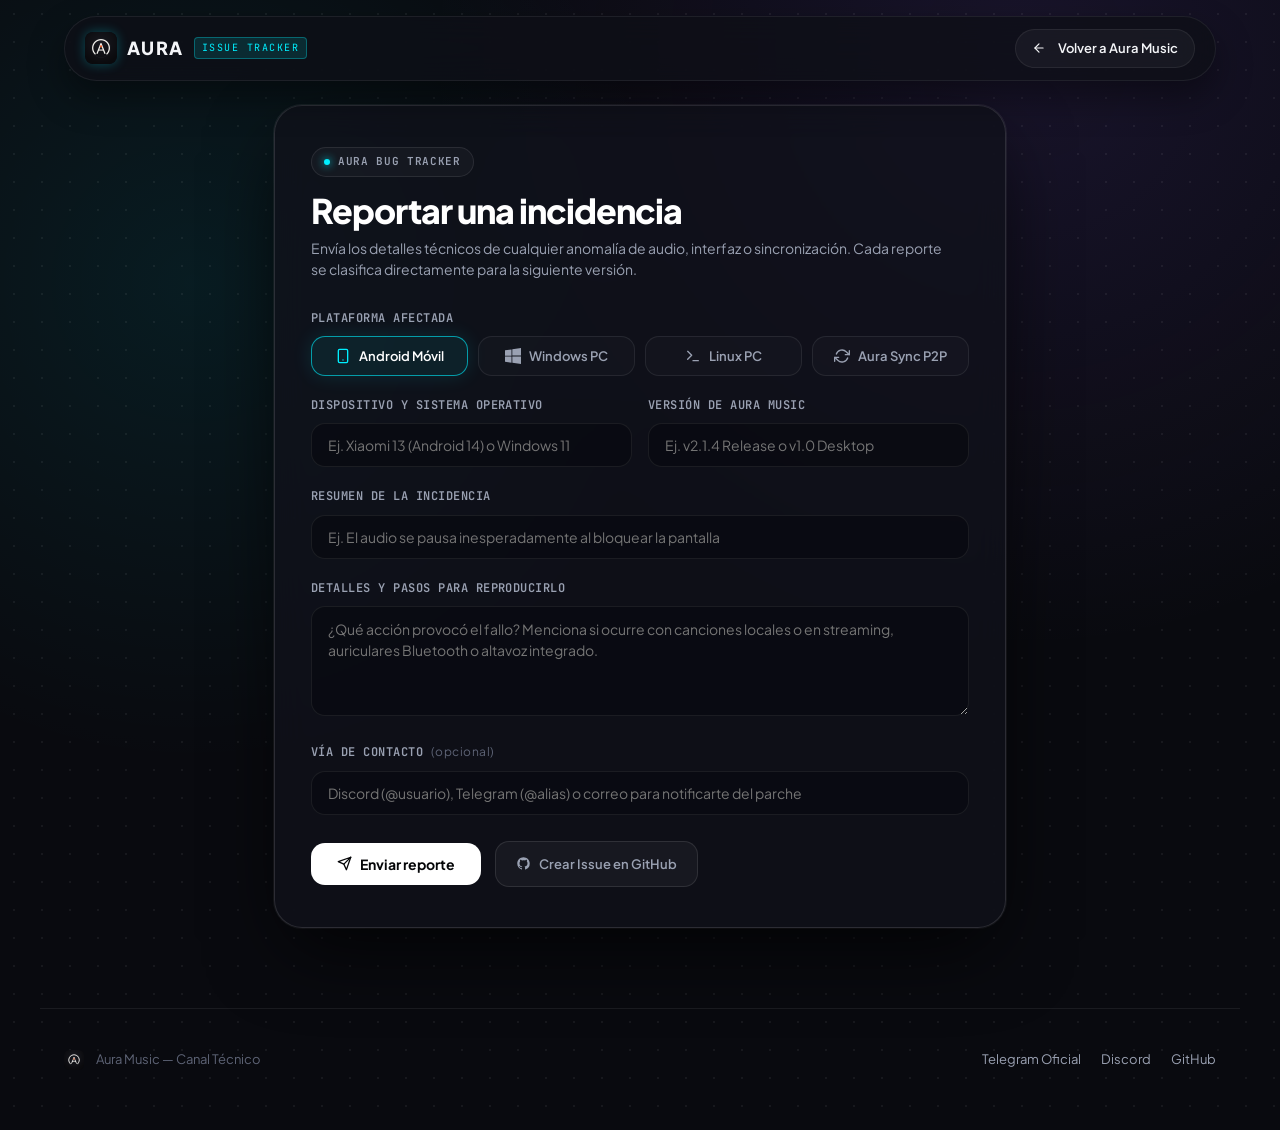
<file: reportes.html>
<!DOCTYPE html>
<html lang="es">
<head>
  <meta charset="UTF-8">
  <meta name="viewport" content="width=device-width, initial-scale=1.0">
  <title>Reportar una Incidencia — Aura Music</title>
  <meta name="description" content="Centro técnico de reporte de incidencias y depuración para Aura Music Android y Aura Music Desktop.">
  <meta name="theme-color" content="#090a0f">

  <!-- Favicon -->
  <link rel="icon" type="image/png" href="assets/img/logo.png">

  <!-- Google Fonts -->
  <link rel="preconnect" href="https://fonts.googleapis.com">
  <link rel="preconnect" href="https://fonts.gstatic.com" crossorigin>
  <link href="https://fonts.googleapis.com/css2?family=JetBrains+Mono:wght@400;500;600;700&family=Plus+Jakarta+Sans:wght@400;500;600;700;800&display=swap" rel="stylesheet">

  <!-- CSS -->
  <link rel="stylesheet" href="css/styles.css">
</head>
<body>

  <!-- Minimal Header -->
  <header class="site-header">
    <div class="header-container">
      <a href="index.html" class="brand-badge">
        <img src="assets/img/logo.png" alt="Aura Logo" />
        <span class="brand-name">AURA</span>
        <span class="brand-tag">ISSUE TRACKER</span>
      </a>

      <div class="nav-controls">
        <a href="index.html" class="btn-pill">
          <svg width="14" height="14" viewBox="0 0 24 24" fill="none" stroke="currentColor" stroke-width="2" stroke-linecap="round" stroke-linejoin="round" style="margin-right: 4px;">
            <line x1="19" y1="12" x2="5" y2="12"></line>
            <polyline points="12 19 5 12 12 5"></polyline>
          </svg>
          Volver a Aura Music
        </a>
      </div>
    </div>
  </header>

  <!-- Main Report Form Container -->
  <main class="report-page-wrapper">
    <div class="report-card-form">
      <div class="report-header-block">
        <div class="tracker-badge">
          <span class="badge-dot"></span>
          <span>AURA BUG TRACKER</span>
        </div>
        <h1 class="tracker-title">Reportar una incidencia</h1>
        <p class="tracker-subtitle">
          Envía los detalles técnicos de cualquier anomalía de audio, interfaz o sincronización. Cada reporte se clasifica directamente para la siguiente versión.
        </p>
      </div>

      <form id="bugReportForm">
        <!-- Plataforma -->
        <div class="form-group">
          <label class="form-label">Plataforma afectada</label>
          <div class="platform-chips-grid">
            <button type="button" class="chip-option active" data-platform="Android Móvil">
              <svg width="16" height="16" viewBox="0 0 24 24" fill="none" stroke="currentColor" stroke-width="2" stroke-linecap="round" stroke-linejoin="round">
                <rect x="5" y="2" width="14" height="20" rx="2" ry="2"/>
                <line x1="12" y1="18" x2="12.01" y2="18"/>
              </svg>
              <span>Android Móvil</span>
            </button>

            <button type="button" class="chip-option" data-platform="Windows PC">
              <svg width="16" height="16" viewBox="0 0 24 24" fill="currentColor">
                <path d="M0 3.449L9.75 2.1v9.451H0m10.949-9.602L24 0v11.4H10.949M0 12.6h9.75v9.451L0 20.699M10.949 12.6H24V24l-12.951-1.801"/>
              </svg>
              <span>Windows PC</span>
            </button>

            <button type="button" class="chip-option" data-platform="Linux PC">
              <svg width="16" height="16" viewBox="0 0 24 24" fill="none" stroke="currentColor" stroke-width="2" stroke-linecap="round" stroke-linejoin="round">
                <polyline points="4 17 10 11 4 5"/>
                <line x1="12" y1="19" x2="20" y2="19"/>
              </svg>
              <span>Linux PC</span>
            </button>

            <button type="button" class="chip-option" data-platform="Aura Sync P2P">
              <svg width="16" height="16" viewBox="0 0 24 24" fill="none" stroke="currentColor" stroke-width="2" stroke-linecap="round" stroke-linejoin="round">
                <polyline points="23 4 23 10 17 10"/>
                <polyline points="1 20 1 14 7 14"/>
                <path d="M3.51 9a9 9 0 0 1 14.85-3.36L23 10M1 14l4.64 4.36A9 9 0 0 0 20.49 15"/>
              </svg>
              <span>Aura Sync P2P</span>
            </button>
          </div>
          <input type="hidden" id="selectedPlatform" value="Android Móvil">
        </div>

        <!-- Dispositivo y Versión en 2 columnas -->
        <div class="form-grid-2col">
          <div class="form-group" style="margin-bottom: 0;">
            <label class="form-label" for="deviceModel">Dispositivo y sistema operativo</label>
            <input type="text" id="deviceModel" class="input-field" placeholder="Ej. Xiaomi 13 (Android 14) o Windows 11" required>
          </div>

          <div class="form-group" style="margin-bottom: 0;">
            <label class="form-label" for="appVersion">Versión de Aura Music</label>
            <input type="text" id="appVersion" class="input-field" placeholder="Ej. v2.1.4 Release o v1.0 Desktop" required>
          </div>
        </div>

        <!-- Resumen -->
        <div class="form-group">
          <label class="form-label" for="bugTitle">Resumen de la incidencia</label>
          <input type="text" id="bugTitle" class="input-field" placeholder="Ej. El audio se pausa inesperadamente al bloquear la pantalla" required>
        </div>

        <!-- Descripción detallada -->
        <div class="form-group">
          <label class="form-label" for="bugDescription">Detalles y pasos para reproducirlo</label>
          <textarea id="bugDescription" class="input-field textarea-field" rows="4" placeholder="¿Qué acción provocó el fallo? Menciona si ocurre con canciones locales o en streaming, auriculares Bluetooth o altavoz integrado." required></textarea>
        </div>

        <!-- Contacto Opcional -->
        <div class="form-group">
          <label class="form-label" for="userContact">Vía de contacto <span class="label-optional">(opcional)</span></label>
          <input type="text" id="userContact" class="input-field" placeholder="Discord (@usuario), Telegram (@alias) o correo para notificarte del parche">
        </div>

        <!-- Acciones -->
        <div class="form-actions-row">
          <button type="submit" class="btn-submit-report">
            <svg width="15" height="15" viewBox="0 0 24 24" fill="none" stroke="currentColor" stroke-width="2" stroke-linecap="round" stroke-linejoin="round">
              <line x1="22" y1="2" x2="11" y2="13"></line>
              <polygon points="22 2 15 22 11 13 2 9 22 2"></polygon>
            </svg>
            <span>Enviar reporte</span>
          </button>

          <a href="https://github.com/respaldoperez348-rgb/AURA-MUSIC-ANDROID/issues" target="_blank" rel="noopener" class="btn-github-issue">
            <svg width="15" height="15" viewBox="0 0 24 24" fill="currentColor">
              <path fill-rule="evenodd" clip-rule="evenodd" d="M12 2C6.477 2 2 6.484 2 12.017c0 4.425 2.865 8.18 6.839 9.504.5.092.682-.217.682-.483 0-.237-.008-.868-.013-1.703-2.782.605-3.369-1.343-3.369-1.343-.454-1.158-1.11-1.466-1.11-1.466-.908-.62.069-.608.069-.608 1.003.07 1.53 1.032 1.53 1.032.892 1.53 2.341 1.088 2.91.832.092-.647.35-1.088.636-1.338-2.22-.253-4.555-1.113-4.555-4.951 0-1.093.39-1.988 1.029-2.688-.103-.253-.446-1.272.098-2.65 0 0 .84-.27 2.75 1.026A9.564 9.564 0 0112 6.844c.85.004 1.705.115 2.504.337 1.909-1.296 2.747-1.027 2.747-1.027.546 1.379.202 2.398.1 2.651.64.7 1.028 1.595 1.028 2.688 0 3.848-2.339 4.695-4.566 4.943.359.309.678.92.678 1.855 0 1.338-.012 2.419-.012 2.747 0 .268.18.58.688.482A10.019 10.019 0 0022 12.017C22 6.484 17.522 2 12 2z"/>
            </svg>
            <span>Crear Issue en GitHub</span>
          </a>
        </div>
      </form>

      <!-- Mensaje de Éxito Oculto -->
      <div id="reportSuccessAlert" class="report-success-box" style="display: none;">
        <div class="success-box-inner">
          <div class="success-icon-wrap">
            <svg width="22" height="22" viewBox="0 0 24 24" fill="none" stroke="#34d399" stroke-width="2.5" stroke-linecap="round" stroke-linejoin="round">
              <polyline points="20 6 9 17 4 12"></polyline>
            </svg>
          </div>
          <div>
            <h4 class="success-title">Incidencia registrada correctamente</h4>
            <p class="success-desc">
              Los detalles han sido almacenados localmente para su revisión técnica. Gracias por contribuir a la estabilidad de Aura Music.
            </p>
          </div>
        </div>
        <div style="margin-top: 18px;">
          <a href="index.html" class="btn-pill primary">Volver al inicio</a>
        </div>
      </div>
    </div>
  </main>

  <!-- Footer -->
  <footer class="site-footer-bar">
    <div class="footer-left">
      <img src="assets/img/logo.png" alt="Aura Logo" />
      <span>Aura Music — Canal Técnico</span>
    </div>
    <div class="footer-links">
      <a href="https://t.me/AuraMusicOficial2" target="_blank" rel="noopener">Telegram Oficial</a>
      <a href="https://discord.gg/2fPm9WvF" target="_blank" rel="noopener">Discord</a>
      <a href="https://github.com/respaldoperez348-rgb" target="_blank" rel="noopener">GitHub</a>
    </div>
  </footer>

  <script>
    // Selector de chips de plataforma
    const chips = document.querySelectorAll('.chip-option');
    const platformInput = document.getElementById('selectedPlatform');
    chips.forEach(chip => {
      chip.addEventListener('click', () => {
        chips.forEach(c => c.classList.remove('active'));
        chip.classList.add('active');
        platformInput.value = chip.getAttribute('data-platform');
      });
    });

    // Envío del reporte con persistencia local
    const form = document.getElementById('bugReportForm');
    const successAlert = document.getElementById('reportSuccessAlert');

    form.addEventListener('submit', (e) => {
      e.preventDefault();

      const reportData = {
        id: 'report_' + Date.now(),
        platform: platformInput.value,
        device: document.getElementById('deviceModel').value,
        version: document.getElementById('appVersion').value,
        title: document.getElementById('bugTitle').value,
        description: document.getElementById('bugDescription').value,
        contact: document.getElementById('userContact').value || 'Anónimo',
        date: new Date().toISOString()
      };

      // Guardar en localStorage
      try {
        const existing = JSON.parse(localStorage.getItem('aura_bug_reports') || '[]');
        existing.push(reportData);
        localStorage.setItem('aura_bug_reports', JSON.stringify(existing));
      } catch (err) {
        console.error('Error guardando reporte:', err);
      }

      form.style.display = 'none';
      successAlert.style.display = 'block';
    });
  </script>
</body>
</html>
</file>
<file: css/styles.css>
/* ==========================================================================
   AURA MUSIC — Senior Engineering & Editorial Design System
   Modern Boutique Web Architecture (Inspired by Noctis, Linear, Teenage Engineering)
   ========================================================================== */

:root {
  /* Color Palette - Precision Dark Hardware Aesthetic */
  --bg-canvas: #090a0f;
  --bg-surface: #0e1017;
  --bg-card: rgba(16, 18, 27, 0.75);
  --bg-card-hover: rgba(22, 25, 38, 0.85);
  --bg-elevated: #151824;

  /* Borders & Dividers */
  --border-subtle: rgba(255, 255, 255, 0.07);
  --border-medium: rgba(255, 255, 255, 0.12);
  --border-active: rgba(0, 240, 255, 0.4);
  --border-glass: rgba(255, 255, 255, 0.1);

  /* Accents - Studio Electric Cyan & High-Fidelity Amber */
  --cyan: #00f0ff;
  --cyan-dim: rgba(0, 240, 255, 0.12);
  --cyan-glow: rgba(0, 240, 255, 0.28);
  --amber: #e5a93c;
  --amber-dim: rgba(229, 169, 60, 0.12);
  --purple: #8b5cf6;
  --purple-dim: rgba(139, 92, 246, 0.12);

  /* Typography */
  --text-primary: #f4f5f8;
  --text-secondary: #9aa1b2;
  --text-tertiary: #5d6375;
  --text-cyan: #00f0ff;

  /* Fonts */
  --font-display: 'Plus Jakarta Sans', system-ui, -apple-system, sans-serif;
  --font-body: 'Plus Jakarta Sans', system-ui, -apple-system, sans-serif;
  --font-mono: 'JetBrains Mono', ui-monospace, SFMono-Regular, monospace;

  /* Radii */
  --radius-sm: 8px;
  --radius-md: 14px;
  --radius-lg: 20px;
  --radius-xl: 28px;
  --radius-full: 9999px;

  /* Shadows */
  --shadow-window: 0 30px 80px -15px rgba(0, 0, 0, 0.8), 0 0 0 1px var(--border-subtle);
  --shadow-card: 0 10px 30px -10px rgba(0, 0, 0, 0.5), 0 0 0 1px var(--border-subtle);
  --shadow-glow: 0 0 40px -10px var(--cyan-glow);
}

/* Base Reset */
*, *::before, *::after {
  box-sizing: border-box;
  margin: 0;
  padding: 0;
}

html {
  scroll-behavior: smooth;
  scroll-padding-top: 84px;
  background-color: var(--bg-canvas);
  color-scheme: dark;
}

body {
  font-family: var(--font-body);
  background-color: var(--bg-canvas);
  color: var(--text-primary);
  line-height: 1.6;
  -webkit-font-smoothing: antialiased;
  -moz-osx-font-smoothing: grayscale;
  overflow-x: hidden;
  background-image: 
    radial-gradient(rgba(255, 255, 255, 0.06) 1px, transparent 1px),
    radial-gradient(circle at 80% 5%, rgba(139, 92, 246, 0.12), transparent 40%),
    radial-gradient(circle at 15% 25%, rgba(0, 240, 255, 0.08), transparent 35%);
  background-size: 28px 28px, 100% 100%, 100% 100%;
  background-position: 0 0, 0 0, 0 0;
}

a {
  color: inherit;
  text-decoration: none;
}

/* ==========================================================================
   Navigation Bar (Floating Island Header)
   ========================================================================== */
.site-header {
  position: sticky;
  top: 16px;
  z-index: 1000;
  max-width: 1200px;
  margin: 0 auto;
  padding: 0 24px;
}

.header-container {
  display: flex;
  align-items: center;
  justify-content: space-between;
  padding: 12px 20px;
  background: rgba(14, 16, 23, 0.8);
  backdrop-filter: blur(20px);
  -webkit-backdrop-filter: blur(20px);
  border: 1px solid var(--border-subtle);
  border-radius: var(--radius-full);
  box-shadow: 0 16px 36px rgba(0, 0, 0, 0.4);
  transition: all 0.3s cubic-bezier(0.16, 1, 0.3, 1);
}

.site-header.scrolled .header-container {
  background: rgba(11, 13, 19, 0.92);
  border-color: var(--border-medium);
  box-shadow: 0 20px 48px rgba(0, 0, 0, 0.6), 0 0 20px rgba(0, 240, 255, 0.05);
}

.brand-badge {
  display: flex;
  align-items: center;
  gap: 10px;
}

.brand-badge img {
  width: 32px;
  height: 32px;
  border-radius: 8px;
  box-shadow: 0 0 12px var(--cyan-glow);
}

.brand-name {
  font-family: var(--font-display);
  font-weight: 800;
  font-size: 18px;
  letter-spacing: 0.08em;
  color: var(--text-primary);
}

.brand-tag {
  font-family: var(--font-mono);
  font-size: 10px;
  color: var(--cyan);
  background: var(--cyan-dim);
  border: 1px solid rgba(0, 240, 255, 0.3);
  padding: 2px 7px;
  border-radius: 4px;
  letter-spacing: 0.15em;
  text-transform: uppercase;
}

.nav-links {
  display: flex;
  align-items: center;
  gap: 24px;
  font-size: 14px;
  font-weight: 500;
  color: var(--text-secondary);
}

.nav-links a {
  transition: color 0.2s ease;
  position: relative;
  padding: 4px 0;
}

.nav-links a:hover,
.nav-links a.active {
  color: var(--text-primary);
}

.nav-links a.active::after {
  content: '';
  position: absolute;
  bottom: -2px;
  left: 0;
  width: 100%;
  height: 2px;
  background: var(--cyan);
  box-shadow: 0 0 8px var(--cyan);
  border-radius: 2px;
}

.nav-controls {
  display: flex;
  align-items: center;
  gap: 12px;
}

/* Micro Button Pill */
.btn-pill {
  display: inline-flex;
  align-items: center;
  gap: 8px;
  padding: 8px 16px;
  border-radius: var(--radius-full);
  font-size: 13px;
  font-weight: 600;
  font-family: var(--font-body);
  transition: all 0.2s cubic-bezier(0.16, 1, 0.3, 1);
  cursor: pointer;
  border: 1px solid var(--border-subtle);
  background: rgba(255, 255, 255, 0.04);
  color: var(--text-primary);
}

.btn-pill:hover {
  background: rgba(255, 255, 255, 0.08);
  border-color: var(--border-medium);
  transform: translateY(-1px);
}

.btn-pill.primary {
  background: #ffffff;
  color: #000000;
  border-color: #ffffff;
  box-shadow: 0 4px 16px rgba(255, 255, 255, 0.2);
}

.btn-pill.primary:hover {
  background: #f0f0f0;
  box-shadow: 0 6px 22px rgba(255, 255, 255, 0.35);
  transform: translateY(-1px);
}

.btn-pill.cyan {
  background: var(--cyan);
  color: #04141a;
  border-color: var(--cyan);
  box-shadow: 0 4px 20px var(--cyan-glow);
}

.btn-pill.cyan:hover {
  filter: brightness(1.1);
  box-shadow: 0 6px 26px rgba(0, 240, 255, 0.5);
  transform: translateY(-1px);
}

/* ==========================================================================
   Hero Section (Editorial Split)
   ========================================================================== */
.hero-wrapper {
  max-width: 1200px;
  margin: 0 auto;
  padding: 80px 24px 60px;
}

.hero-pill-badge {
  display: inline-flex;
  align-items: center;
  gap: 8px;
  font-family: var(--font-mono);
  font-size: 11px;
  letter-spacing: 0.1em;
  text-transform: uppercase;
  color: var(--cyan);
  background: var(--cyan-dim);
  border: 1px solid rgba(0, 240, 255, 0.3);
  padding: 6px 14px;
  border-radius: var(--radius-full);
  margin-bottom: 24px;
}

.live-indicator-dot {
  width: 6px;
  height: 6px;
  border-radius: 50%;
  background: var(--cyan);
  box-shadow: 0 0 8px var(--cyan);
  animation: pulseDot 2s infinite ease-in-out;
}

@keyframes pulseDot {
  0%, 100% { opacity: 1; transform: scale(1); }
  50% { opacity: 0.3; transform: scale(0.7); }
}

.hero-title {
  font-family: var(--font-display);
  font-size: clamp(42px, 6vw, 76px);
  font-weight: 800;
  line-height: 0.98;
  letter-spacing: -0.035em;
  margin-bottom: 24px;
  color: #ffffff;
}

.hero-title .text-muted-gradient {
  background: linear-gradient(180deg, #ffffff 30%, #7d8495 100%);
  -webkit-background-clip: text;
  -webkit-text-fill-color: transparent;
}

.hero-subtitle {
  font-size: clamp(16px, 2vw, 19px);
  line-height: 1.6;
  color: var(--text-secondary);
  max-width: 640px;
  margin-bottom: 36px;
}

.hero-cta-group {
  display: flex;
  flex-wrap: wrap;
  gap: 16px;
  align-items: center;
  margin-bottom: 48px;
}

.hero-cta-btn {
  display: inline-flex;
  align-items: center;
  gap: 12px;
  padding: 14px 28px;
  border-radius: var(--radius-md);
  font-weight: 600;
  font-size: 15px;
  transition: all 0.25s cubic-bezier(0.16, 1, 0.3, 1);
  text-decoration: none;
}

.hero-cta-btn.cyan-solid {
  background: var(--cyan);
  color: #03141a;
  box-shadow: 0 8px 30px var(--cyan-glow);
}

.hero-cta-btn.cyan-solid:hover {
  filter: brightness(1.1);
  transform: translateY(-2px);
  box-shadow: 0 12px 40px rgba(0, 240, 255, 0.45);
}

.hero-cta-btn.glass-dark {
  background: rgba(255, 255, 255, 0.05);
  border: 1px solid var(--border-medium);
  color: var(--text-primary);
  backdrop-filter: blur(12px);
}

.hero-cta-btn.glass-dark:hover {
  background: rgba(255, 255, 255, 0.1);
  border-color: rgba(255, 255, 255, 0.25);
  transform: translateY(-2px);
}

/* Dual Repo Strip */
.repo-pills-row {
  display: flex;
  flex-wrap: wrap;
  gap: 14px;
  padding-top: 20px;
  border-top: 1px solid var(--border-subtle);
}

.repo-pill-item {
  display: inline-flex;
  align-items: center;
  gap: 10px;
  padding: 8px 14px;
  background: rgba(18, 20, 30, 0.6);
  border: 1px solid var(--border-subtle);
  border-radius: var(--radius-sm);
  font-family: var(--font-mono);
  font-size: 12px;
  color: var(--text-secondary);
  transition: all 0.2s ease;
}

.repo-pill-item:hover {
  border-color: var(--border-active);
  color: var(--text-primary);
  background: rgba(24, 28, 42, 0.8);
}

.repo-pill-item span.repo-tag {
  color: var(--cyan);
  background: var(--cyan-dim);
  padding: 1px 6px;
  border-radius: 4px;
  font-size: 10px;
}

/* ==========================================================================
   Hero Stage — Realistic Device Ecosystem Mockup
   ========================================================================== */
.hero-stage {
  position: relative;
  margin-top: 40px;
  width: 100%;
}

.mockup-desktop-chassis {
  position: relative;
  width: 100%;
  border-radius: var(--radius-lg);
  background: #090a10;
  border: 1px solid var(--border-glass);
  box-shadow: var(--shadow-window);
  overflow: hidden;
}

/* Windows / Studio Chrome Header */
.window-titlebar {
  display: flex;
  align-items: center;
  justify-content: space-between;
  padding: 12px 18px;
  background: rgba(12, 14, 22, 0.95);
  border-bottom: 1px solid var(--border-subtle);
  font-family: var(--font-mono);
  font-size: 11px;
  color: var(--text-tertiary);
}

.titlebar-controls {
  display: flex;
  gap: 7px;
  align-items: center;
}

.titlebar-dot {
  width: 10px;
  height: 10px;
  border-radius: 50%;
  background: rgba(255, 255, 255, 0.12);
}

.titlebar-dot.close { background: #ff5f56; }
.titlebar-dot.min { background: #ffbd2e; }
.titlebar-dot.max { background: #27c93f; }

.titlebar-address-chip {
  display: flex;
  align-items: center;
  gap: 8px;
  background: rgba(255, 255, 255, 0.04);
  border: 1px solid var(--border-subtle);
  padding: 3px 12px;
  border-radius: var(--radius-full);
  color: var(--text-secondary);
}

.titlebar-address-chip .live-dot {
  width: 6px;
  height: 6px;
  background: var(--cyan);
  border-radius: 50%;
  box-shadow: 0 0 6px var(--cyan);
}

.mockup-desktop-img {
  width: 100%;
  height: auto;
  display: block;
}

/* Mobile Floating Phone Chassis (Pixel-Perfect) */
.mockup-mobile-chassis {
  position: absolute;
  right: -24px;
  bottom: -32px;
  width: 32%;
  max-width: 260px;
  border-radius: 36px;
  background: #000000;
  border: 3px solid #232738;
  box-shadow: 0 24px 70px rgba(0, 0, 0, 0.85), 0 0 0 1px rgba(255, 255, 255, 0.1);
  overflow: hidden;
  z-index: 10;
  animation: floatChassis 6s ease-in-out infinite;
}

@keyframes floatChassis {
  0%, 100% { transform: translateY(0) rotate(1deg); }
  50% { transform: translateY(-12px) rotate(1deg); }
}

.phone-speaker-island {
  position: absolute;
  top: 8px;
  left: 50%;
  transform: translateX(-50%);
  width: 44px;
  height: 5px;
  background: #232738;
  border-radius: 4px;
  z-index: 20;
}

.mockup-mobile-img {
  width: 100%;
  height: auto;
  display: block;
}

/* Ambient Specular Beam between Desktop and Mobile */
.sync-packet-badge {
  position: absolute;
  top: 24px;
  left: 24px;
  z-index: 20;
  display: inline-flex;
  align-items: center;
  gap: 8px;
  padding: 6px 14px;
  background: rgba(14, 18, 30, 0.88);
  backdrop-filter: blur(14px);
  border: 1px solid var(--cyan);
  border-radius: var(--radius-full);
  font-family: var(--font-mono);
  font-size: 11px;
  color: var(--cyan);
  box-shadow: 0 0 20px var(--cyan-glow);
}

/* ==========================================================================
   Infinite Marquee Specs Strip (Noctis style)
   ========================================================================== */
.specs-marquee-section {
  width: 100%;
  border-top: 1px solid var(--border-subtle);
  border-bottom: 1px solid var(--border-subtle);
  background: rgba(11, 13, 20, 0.6);
  padding: 16px 0;
  position: relative;
  overflow: hidden;
  margin: 60px 0 80px;
}

.specs-marquee-section::before,
.specs-marquee-section::after {
  content: '';
  position: absolute;
  top: 0;
  width: 140px;
  height: 100%;
  z-index: 2;
  pointer-events: none;
}

.specs-marquee-section::before {
  left: 0;
  background: linear-gradient(to right, var(--bg-canvas), transparent);
}

.specs-marquee-section::after {
  right: 0;
  background: linear-gradient(to left, var(--bg-canvas), transparent);
}

.specs-marquee-track {
  display: flex;
  width: max-content;
  gap: 48px;
  animation: marqueeLinear 36s linear infinite;
}

.specs-marquee-track:hover {
  animation-play-state: paused;
}

@keyframes marqueeLinear {
  to { transform: translateX(-50%); }
}

.spec-chip {
  display: inline-flex;
  align-items: center;
  gap: 12px;
  font-family: var(--font-mono);
  font-size: 13px;
  letter-spacing: 0.05em;
  color: var(--text-secondary);
  white-space: nowrap;
}

.spec-chip .num-accent {
  color: var(--cyan);
  font-weight: 700;
}

.spec-divider {
  color: var(--text-tertiary);
  opacity: 0.5;
}

/* ==========================================================================
   Interactive Showcase — Segmented Control & Viewport
   ========================================================================== */
.section-container {
  max-width: 1200px;
  margin: 0 auto;
  padding: 60px 24px 100px;
}

.section-header {
  text-align: center;
  max-width: 680px;
  margin: 0 auto 44px;
}

.section-label {
  font-family: var(--font-mono);
  font-size: 11px;
  letter-spacing: 0.15em;
  text-transform: uppercase;
  color: var(--cyan);
  margin-bottom: 12px;
}

.section-heading {
  font-family: var(--font-display);
  font-size: clamp(32px, 4vw, 48px);
  font-weight: 800;
  letter-spacing: -0.03em;
  line-height: 1.05;
  color: #ffffff;
  margin-bottom: 16px;
}

.section-description {
  font-size: 16px;
  line-height: 1.6;
  color: var(--text-secondary);
}

/* Segmented Control Pill Bar */
.segmented-control-bar {
  display: flex;
  justify-content: center;
  flex-wrap: wrap;
  gap: 8px;
  padding: 6px;
  background: rgba(18, 20, 32, 0.7);
  border: 1px solid var(--border-subtle);
  border-radius: var(--radius-full);
  max-width: 860px;
  margin: 0 auto 36px;
  backdrop-filter: blur(14px);
}

.segment-btn {
  display: inline-flex;
  align-items: center;
  gap: 8px;
  padding: 9px 18px;
  border-radius: var(--radius-full);
  background: transparent;
  border: none;
  font-family: var(--font-body);
  font-size: 13px;
  font-weight: 600;
  color: var(--text-secondary);
  cursor: pointer;
  transition: all 0.2s cubic-bezier(0.16, 1, 0.3, 1);
  user-select: none;
}

.segment-btn:hover {
  color: var(--text-primary);
  background: rgba(255, 255, 255, 0.05);
}

.segment-btn.active {
  background: #ffffff;
  color: #000000;
  box-shadow: 0 4px 14px rgba(0, 0, 0, 0.3);
}

/* Showcase Screen Frame */
.showcase-stage-card {
  border-radius: var(--radius-xl);
  background: var(--bg-surface);
  border: 1px solid var(--border-medium);
  box-shadow: var(--shadow-window);
  overflow: hidden;
}

.showcase-display-area {
  position: relative;
  background: #06070b;
  min-height: 480px;
  display: flex;
  align-items: center;
  justify-content: center;
}

.showcase-slide {
  display: none;
  width: 100%;
  animation: fadeInSlide 0.35s cubic-bezier(0.16, 1, 0.3, 1);
}

.showcase-slide.active {
  display: block;
}

.showcase-slide img {
  width: 100%;
  max-height: 700px;
  object-fit: contain;
  display: block;
}

@keyframes fadeInSlide {
  from { opacity: 0; transform: scale(0.99); }
  to { opacity: 1; transform: scale(1); }
}

/* Showcase Meta Bar */
.showcase-meta-bar {
  display: flex;
  flex-wrap: wrap;
  align-items: center;
  justify-content: space-between;
  gap: 20px;
  padding: 24px 32px;
  background: rgba(14, 17, 26, 0.95);
  border-top: 1px solid var(--border-subtle);
}

.meta-title {
  font-size: 18px;
  font-weight: 700;
  color: #ffffff;
  margin-bottom: 4px;
}

.meta-desc {
  font-size: 14px;
  color: var(--text-secondary);
  max-width: 600px;
}

.meta-badges-row {
  display: flex;
  gap: 8px;
  flex-wrap: wrap;
}

.tech-spec-tag {
  font-family: var(--font-mono);
  font-size: 11px;
  padding: 4px 10px;
  border-radius: var(--radius-sm);
  background: rgba(255, 255, 255, 0.05);
  border: 1px solid var(--border-subtle);
  color: var(--cyan);
}

/* ==========================================================================
   Bento Grid — Core Engineering Pillars
   ========================================================================== */
.bento-grid {
  display: grid;
  grid-template-columns: repeat(12, 1fr);
  gap: 20px;
  margin-top: 36px;
}

.bento-card {
  background: var(--bg-card);
  backdrop-filter: blur(14px);
  border: 1px solid var(--border-subtle);
  border-radius: var(--radius-lg);
  padding: 32px;
  transition: all 0.25s cubic-bezier(0.16, 1, 0.3, 1);
  display: flex;
  flex-direction: column;
  position: relative;
  overflow: hidden;
}

.bento-card:hover {
  background: var(--bg-card-hover);
  border-color: var(--border-medium);
  transform: translateY(-2px);
  box-shadow: 0 16px 40px rgba(0, 0, 0, 0.4);
}

.bento-card.col-8 { grid-column: span 8; }
.bento-card.col-4 { grid-column: span 4; }
.bento-card.col-6 { grid-column: span 6; }
.bento-card.col-12 { grid-column: span 12; }

.bento-icon-box {
  width: 44px;
  height: 44px;
  border-radius: var(--radius-sm);
  background: rgba(255, 255, 255, 0.05);
  border: 1px solid var(--border-subtle);
  display: flex;
  align-items: center;
  justify-content: center;
  color: var(--cyan);
  margin-bottom: 20px;
}

.bento-icon-box.amber { color: var(--amber); }
.bento-icon-box.purple { color: var(--purple); }

.bento-card h3 {
  font-family: var(--font-display);
  font-size: 20px;
  font-weight: 700;
  color: #ffffff;
  margin-bottom: 8px;
}

.bento-card p {
  color: var(--text-secondary);
  font-size: 14px;
  line-height: 1.6;
}

.bento-interactive-preview {
  margin-top: 24px;
  border-radius: var(--radius-md);
  background: #090a12;
  border: 1px solid var(--border-subtle);
  padding: 16px 20px;
  font-family: var(--font-mono);
  font-size: 12px;
}

/* ==========================================================================
   Comparison Table Matrix (High Density / Low Noise)
   ========================================================================== */
.table-matrix-wrapper {
  overflow-x: auto;
  border-radius: var(--radius-lg);
  border: 1px solid var(--border-subtle);
  background: var(--bg-card);
  backdrop-filter: blur(14px);
  box-shadow: var(--shadow-card);
}

.matrix-table {
  width: 100%;
  border-collapse: collapse;
  text-align: left;
  font-size: 14px;
}

.matrix-table th,
.matrix-table td {
  padding: 18px 22px;
  border-bottom: 1px solid var(--border-subtle);
}

.matrix-table th {
  font-family: var(--font-mono);
  font-size: 11px;
  letter-spacing: 0.12em;
  text-transform: uppercase;
  color: var(--text-tertiary);
  background: rgba(255, 255, 255, 0.02);
}

.matrix-table th.col-highlight,
.matrix-table td.col-highlight {
  background: rgba(0, 240, 255, 0.04);
  border-left: 1px solid rgba(0, 240, 255, 0.2);
  border-right: 1px solid rgba(0, 240, 255, 0.2);
}

.matrix-table th.col-highlight {
  color: var(--cyan);
  font-weight: 700;
}

.matrix-table tr:last-child td {
  border-bottom: none;
}

.val-badge-good {
  color: #34d399;
  font-weight: 600;
  display: inline-flex;
  align-items: center;
  gap: 6px;
}

.val-badge-bad {
  color: #f87171;
  display: inline-flex;
  align-items: center;
  gap: 6px;
}

.val-badge-warn {
  color: #fbbf24;
}

/* ==========================================================================
   Community, Creator & Support Grid
   ========================================================================== */
.community-cards-grid {
  display: grid;
  grid-template-columns: repeat(auto-fit, minmax(260px, 1fr));
  gap: 20px;
  margin-top: 36px;
}

.community-tile {
  padding: 28px;
  border-radius: var(--radius-lg);
  background: var(--bg-card);
  border: 1px solid var(--border-subtle);
  transition: all 0.25s ease;
  display: flex;
  flex-direction: column;
  gap: 16px;
}

.community-tile:hover {
  transform: translateY(-3px);
}

.community-tile.discord:hover {
  border-color: #5865f2;
  box-shadow: 0 16px 36px rgba(88, 101, 242, 0.2);
}

.community-tile.telegram:hover {
  border-color: #229ed9;
  box-shadow: 0 16px 36px rgba(34, 158, 217, 0.2);
}

.community-tile.github:hover {
  border-color: #ffffff;
  box-shadow: 0 16px 36px rgba(255, 255, 255, 0.15);
}

.community-tile.coffee:hover {
  border-color: #ffdd00;
  box-shadow: 0 16px 36px rgba(255, 221, 0, 0.2);
}

.community-tile-icon {
  width: 42px;
  height: 42px;
  border-radius: var(--radius-sm);
  display: flex;
  align-items: center;
  justify-content: center;
  font-size: 20px;
}

.community-tile.discord .community-tile-icon { background: rgba(88, 101, 242, 0.15); color: #5865f2; }
.community-tile.telegram .community-tile-icon { background: rgba(34, 158, 217, 0.15); color: #229ed9; }
.community-tile.github .community-tile-icon { background: rgba(255, 255, 255, 0.1); color: #ffffff; }
.community-tile.coffee .community-tile-icon { background: rgba(255, 221, 0, 0.15); color: #ffdd00; }

.community-tile h4 {
  font-size: 18px;
  color: #ffffff;
  font-weight: 700;
}

.community-tile p {
  color: var(--text-secondary);
  font-size: 13px;
  line-height: 1.5;
}

.tile-action-link {
  margin-top: auto;
  font-size: 13px;
  font-weight: 600;
  display: inline-flex;
  align-items: center;
  gap: 6px;
  transition: gap 0.2s ease;
}

.community-tile:hover .tile-action-link {
  gap: 10px;
}

/* ==========================================================================
   FAQ Accordion (Refined Minimalist)
   ========================================================================== */
.faq-list-container {
  max-width: 820px;
  margin: 0 auto;
}

.faq-item {
  border-bottom: 1px solid var(--border-subtle);
  padding: 20px 0;
}

.faq-question {
  cursor: pointer;
  font-size: 18px;
  font-weight: 600;
  color: var(--text-primary);
  display: flex;
  justify-content: space-between;
  align-items: center;
  list-style: none;
  transition: color 0.2s ease;
  user-select: none;
}

.faq-question::-webkit-details-marker {
  display: none;
}

.faq-question:hover {
  color: var(--cyan);
}

.faq-icon-cross {
  font-family: var(--font-mono);
  font-size: 20px;
  color: var(--text-tertiary);
  transition: transform 0.25s cubic-bezier(0.16, 1, 0.3, 1), color 0.2s;
}

details[open] .faq-icon-cross {
  transform: rotate(45deg);
  color: var(--cyan);
}

.faq-answer {
  margin-top: 12px;
  color: var(--text-secondary);
  font-size: 15px;
  line-height: 1.65;
  animation: fadeInAnswer 0.3s ease;
}

@keyframes fadeInAnswer {
  from { opacity: 0; transform: translateY(-4px); }
  to { opacity: 1; transform: translateY(0); }
}

/* ==========================================================================
   Downloads Terminal Banner
   ========================================================================== */
.downloads-banner-card {
  border-radius: var(--radius-xl);
  background: linear-gradient(180deg, rgba(16, 20, 32, 0.9), rgba(10, 12, 20, 0.95));
  border: 1px solid var(--border-medium);
  padding: 60px 36px;
  text-align: center;
  box-shadow: var(--shadow-window);
  position: relative;
  overflow: hidden;
}

.downloads-banner-card::before {
  content: '';
  position: absolute;
  top: 0;
  left: 50%;
  transform: translateX(-50%);
  width: 60%;
  height: 1px;
  background: linear-gradient(90deg, transparent, var(--cyan), transparent);
}

.downloads-banner-card h2 {
  font-family: var(--font-display);
  font-size: clamp(32px, 4vw, 44px);
  font-weight: 800;
  letter-spacing: -0.03em;
  color: #ffffff;
  margin-bottom: 12px;
}

.downloads-banner-card p {
  color: var(--text-secondary);
  font-size: 16px;
  max-width: 540px;
  margin: 0 auto 36px;
}

.downloads-cta-row {
  display: flex;
  flex-wrap: wrap;
  gap: 16px;
  justify-content: center;
}

/* ==========================================================================
   Footer
   ========================================================================== */
.site-footer-bar {
  max-width: 1200px;
  margin: 0 auto;
  padding: 40px 24px 60px;
  border-top: 1px solid var(--border-subtle);
  display: flex;
  flex-wrap: wrap;
  gap: 20px;
  align-items: center;
  justify-content: space-between;
  font-size: 13px;
  color: var(--text-tertiary);
}

.footer-left {
  display: flex;
  align-items: center;
  gap: 12px;
}

.footer-left img {
  width: 20px;
  height: 20px;
  border-radius: 5px;
}

.footer-links {
  display: flex;
  gap: 20px;
  flex-wrap: wrap;
}

.footer-links a {
  color: var(--text-secondary);
  transition: color 0.2s ease;
}

.footer-links a:hover {
  color: var(--cyan);
}

/* ==========================================================================
   Responsive Breakpoints
   ========================================================================== */
@media (max-width: 1024px) {
  .mockup-mobile-chassis {
    right: 10px;
    bottom: -20px;
    width: 28%;
  }

  .bento-card.col-8,
  .bento-card.col-4,
  .bento-card.col-6 {
    grid-column: span 12;
  }
}

@media (max-width: 768px) {
  .site-header {
    padding: 0 16px;
  }
  .nav-links {
    display: none;
  }
  .mockup-mobile-chassis {
    display: none;
  }
  .segmented-control-bar {
    border-radius: var(--radius-lg);
  }
  .showcase-meta-bar {
    padding: 20px;
  }
  .downloads-banner-card {
    padding: 40px 20px;
  }
}


/* ==========================================================================
   Bug Report Card & Interactive 5-Star Ratings System
   ========================================================================== */

/* Bug Report Community Card */
.community-tile.bugreport:hover {
  border-color: #ff5f56;
  box-shadow: 0 16px 36px rgba(255, 95, 86, 0.2);
}

.community-tile.bugreport .community-tile-icon {
  background: rgba(255, 95, 86, 0.15);
  color: #ff5f56;
}

/* 5-Star Rating Section */
.rating-section {
  max-width: 1200px;
  margin: 0 auto;
  padding: 40px 24px 80px;
}

.rating-container {
  display: grid;
  grid-template-columns: 1fr 1.2fr;
  gap: 36px;
  background: var(--bg-card);
  border: 1px solid var(--border-medium);
  border-radius: var(--radius-xl);
  padding: 48px 40px;
  backdrop-filter: blur(16px);
  box-shadow: var(--shadow-card);
}

.rating-form-side h3 {
  font-family: var(--font-display);
  font-size: 26px;
  font-weight: 700;
  color: #ffffff;
  margin-bottom: 8px;
}

.rating-form-side p {
  color: var(--text-secondary);
  font-size: 14px;
  margin-bottom: 24px;
}

/* Interactive Star Picker */
.star-picker-wrapper {
  margin-bottom: 20px;
}

.star-picker-label {
  display: block;
  font-family: var(--font-mono);
  font-size: 11px;
  color: var(--text-tertiary);
  text-transform: uppercase;
  letter-spacing: 0.1em;
  margin-bottom: 8px;
}

.stars-interactive-row {
  display: flex;
  gap: 8px;
  align-items: center;
}

.star-svg-btn {
  background: none;
  border: none;
  cursor: pointer;
  padding: 4px;
  color: rgba(255, 255, 255, 0.2);
  transition: transform 0.15s ease, color 0.15s ease, filter 0.15s ease;
}

.star-svg-btn svg {
  width: 28px;
  height: 28px;
  fill: currentColor;
}

.star-svg-btn:hover {
  transform: scale(1.18);
}

.star-svg-btn.selected,
.star-svg-btn.hovered {
  color: #ffb800;
  filter: drop-shadow(0 0 8px rgba(255, 184, 0, 0.5));
}

.star-count-text {
  font-family: var(--font-mono);
  font-size: 13px;
  color: #ffb800;
  margin-left: 10px;
  font-weight: 600;
}

/* Rating Form Inputs */
.review-input-group {
  display: flex;
  flex-direction: column;
  gap: 14px;
}

.input-field {
  width: 100%;
  padding: 12px 16px;
  background: rgba(9, 10, 16, 0.7);
  border: 1px solid var(--border-subtle);
  border-radius: var(--radius-md);
  color: var(--text-primary);
  font-family: var(--font-body);
  font-size: 14px;
  transition: all 0.2s ease;
  outline: none;
}

.input-field:focus {
  border-color: var(--cyan);
  background: rgba(9, 10, 16, 0.95);
  box-shadow: 0 0 16px var(--cyan-glow);
}

.textarea-field {
  min-height: 100px;
  resize: vertical;
  line-height: 1.5;
}

.btn-submit-review {
  display: inline-flex;
  align-items: center;
  justify-content: center;
  gap: 10px;
  padding: 12px 24px;
  border-radius: var(--radius-md);
  background: var(--cyan);
  color: #03141a;
  font-weight: 700;
  font-size: 14px;
  border: none;
  cursor: pointer;
  transition: all 0.2s ease;
  align-self: flex-start;
  margin-top: 6px;
}

.btn-submit-review:hover {
  filter: brightness(1.1);
  transform: translateY(-2px);
  box-shadow: 0 8px 24px var(--cyan-glow);
}

/* Reviews Feed (Community Voices) */
.reviews-feed-side {
  border-left: 1px solid var(--border-subtle);
  padding-left: 36px;
  display: flex;
  flex-direction: column;
}

.reviews-header-stats {
  display: flex;
  align-items: center;
  justify-content: space-between;
  margin-bottom: 20px;
}

.overall-score-badge {
  display: flex;
  align-items: baseline;
  gap: 8px;
}

.score-number {
  font-family: var(--font-display);
  font-size: 38px;
  font-weight: 800;
  color: #ffffff;
}

.score-stars-gold {
  color: #ffb800;
  display: inline-flex;
  gap: 2px;
}

.reviews-scroll-list {
  display: flex;
  flex-direction: column;
  gap: 14px;
  max-height: 380px;
  overflow-y: auto;
  padding-right: 8px;
}

.review-item-card {
  padding: 18px 20px;
  background: rgba(14, 16, 26, 0.6);
  border: 1px solid var(--border-subtle);
  border-radius: var(--radius-md);
  transition: all 0.2s ease;
}

.review-item-card:hover {
  background: rgba(20, 24, 38, 0.7);
  border-color: var(--border-medium);
}

.review-card-top {
  display: flex;
  align-items: center;
  justify-content: space-between;
  margin-bottom: 8px;
}

.reviewer-name {
  font-weight: 700;
  font-size: 14px;
  color: #ffffff;
}

.review-stars-static {
  color: #ffb800;
  font-size: 13px;
  display: flex;
  gap: 2px;
}

.review-text-content {
  color: var(--text-secondary);
  font-size: 13px;
  line-height: 1.55;
}

.review-timestamp {
  font-family: var(--font-mono);
  font-size: 11px;
  color: var(--text-tertiary);
  margin-top: 8px;
}

.stars-vector-row {
  display: inline-flex;
  align-items: center;
  gap: 3px;
}

.stars-vector-row svg {
  flex-shrink: 0;
}

/* ==========================================================================
   Reportes Page (reportes.html) Form Styles
   ========================================================================== */
.report-page-wrapper {
  max-width: 780px;
  margin: 40px auto 80px;
  padding: 0 24px;
}

.report-card-form {
  background: var(--bg-card);
  border: 1px solid var(--border-medium);
  border-radius: var(--radius-xl);
  padding: 40px 36px;
  backdrop-filter: blur(16px);
  box-shadow: var(--shadow-window);
}

.report-header-block {
  margin-bottom: 28px;
}

.tracker-badge {
  display: inline-flex;
  align-items: center;
  gap: 8px;
  padding: 5px 12px;
  background: rgba(255, 255, 255, 0.03);
  border: 1px solid rgba(255, 255, 255, 0.09);
  border-radius: 999px;
  font-family: var(--font-mono);
  font-size: 11px;
  font-weight: 600;
  letter-spacing: 0.06em;
  color: var(--text-secondary);
  text-transform: uppercase;
  margin-bottom: 14px;
}

.tracker-badge .badge-dot {
  width: 6px;
  height: 6px;
  border-radius: 50%;
  background: var(--cyan);
  box-shadow: 0 0 8px var(--cyan);
}

.tracker-title {
  font-family: var(--font-display);
  font-size: clamp(26px, 3.5vw, 34px);
  font-weight: 800;
  letter-spacing: -0.03em;
  color: #ffffff;
  line-height: 1.15;
  margin: 0 0 8px 0;
}

.tracker-subtitle {
  color: var(--text-secondary);
  font-size: 14px;
  line-height: 1.55;
  margin: 0;
  max-width: 640px;
}

.form-group {
  margin-bottom: 20px;
}

.form-grid-2col {
  display: grid;
  grid-template-columns: 1fr 1fr;
  gap: 16px;
  margin-bottom: 20px;
}

@media (max-width: 600px) {
  .form-grid-2col {
    grid-template-columns: 1fr;
  }
}

.form-label {
  display: block;
  font-size: 12px;
  font-weight: 600;
  letter-spacing: 0.04em;
  color: var(--text-secondary);
  text-transform: uppercase;
  margin-bottom: 8px;
  font-family: var(--font-mono);
}

.label-optional {
  text-transform: none;
  color: var(--text-tertiary);
  font-weight: 400;
  font-family: var(--font-body);
}

.platform-chips-grid {
  display: grid;
  grid-template-columns: repeat(4, 1fr);
  gap: 10px;
}

@media (max-width: 720px) {
  .platform-chips-grid {
    grid-template-columns: repeat(2, 1fr);
  }
}

.chip-option {
  display: inline-flex;
  align-items: center;
  justify-content: center;
  gap: 8px;
  padding: 11px 12px;
  border-radius: var(--radius-md);
  border: 1px solid rgba(255, 255, 255, 0.08);
  background: rgba(255, 255, 255, 0.02);
  color: var(--text-secondary);
  font-size: 13px;
  font-weight: 600;
  cursor: pointer;
  transition: all 0.2s ease;
  user-select: none;
  font-family: var(--font-body);
}

.chip-option svg {
  flex-shrink: 0;
  transition: all 0.2s ease;
}

.chip-option:hover {
  background: rgba(255, 255, 255, 0.06);
  border-color: rgba(255, 255, 255, 0.16);
  color: var(--text-primary);
}

.chip-option.active {
  background: rgba(0, 240, 255, 0.07);
  border-color: rgba(0, 240, 255, 0.6);
  color: #ffffff;
  box-shadow: 0 0 20px rgba(0, 240, 255, 0.12);
}

.chip-option.active svg {
  stroke: var(--cyan);
}

.chip-option.active svg[fill="currentColor"] {
  fill: var(--cyan);
}

.form-actions-row {
  display: flex;
  gap: 14px;
  align-items: center;
  flex-wrap: wrap;
  margin-top: 26px;
}

.btn-submit-report {
  display: inline-flex;
  align-items: center;
  gap: 8px;
  padding: 12px 26px;
  background: #ffffff;
  color: #050608;
  border-radius: var(--radius-md);
  font-size: 14px;
  font-weight: 700;
  border: none;
  cursor: pointer;
  transition: all 0.2s ease;
  font-family: var(--font-body);
}

.btn-submit-report:hover {
  background: var(--cyan);
  box-shadow: 0 4px 20px var(--cyan-glow);
  transform: translateY(-1px);
}

.btn-github-issue {
  display: inline-flex;
  align-items: center;
  gap: 8px;
  padding: 12px 20px;
  background: rgba(255, 255, 255, 0.04);
  border: 1px solid rgba(255, 255, 255, 0.1);
  color: var(--text-secondary);
  border-radius: var(--radius-md);
  font-size: 13px;
  font-weight: 600;
  text-decoration: none;
  transition: all 0.2s ease;
  font-family: var(--font-body);
}

.btn-github-issue:hover {
  background: rgba(255, 255, 255, 0.08);
  border-color: rgba(255, 255, 255, 0.2);
  color: #ffffff;
}

/* Success notification card */
.report-success-box {
  margin-top: 24px;
  padding: 24px;
  background: rgba(52, 211, 153, 0.08);
  border: 1px solid rgba(52, 211, 153, 0.3);
  border-radius: var(--radius-md);
  animation: fadeIn 0.3s ease;
}

.success-box-inner {
  display: flex;
  gap: 14px;
  align-items: flex-start;
}

.success-icon-wrap {
  width: 36px;
  height: 36px;
  border-radius: 50%;
  background: rgba(52, 211, 153, 0.15);
  display: flex;
  align-items: center;
  justify-content: center;
  flex-shrink: 0;
}

.success-title {
  color: #ffffff;
  font-size: 16px;
  font-weight: 700;
  margin: 0 0 4px 0;
}

.success-desc {
  color: #a7f3d0;
  font-size: 13px;
  line-height: 1.5;
  margin: 0;
}

@media (max-width: 900px) {
  .rating-container {
    grid-template-columns: 1fr;
    gap: 30px;
    padding: 32px 24px;
  }
  .reviews-feed-side {
    border-left: none;
    border-top: 1px solid var(--border-subtle);
    padding-left: 0;
    padding-top: 24px;
  }
}
</file>
